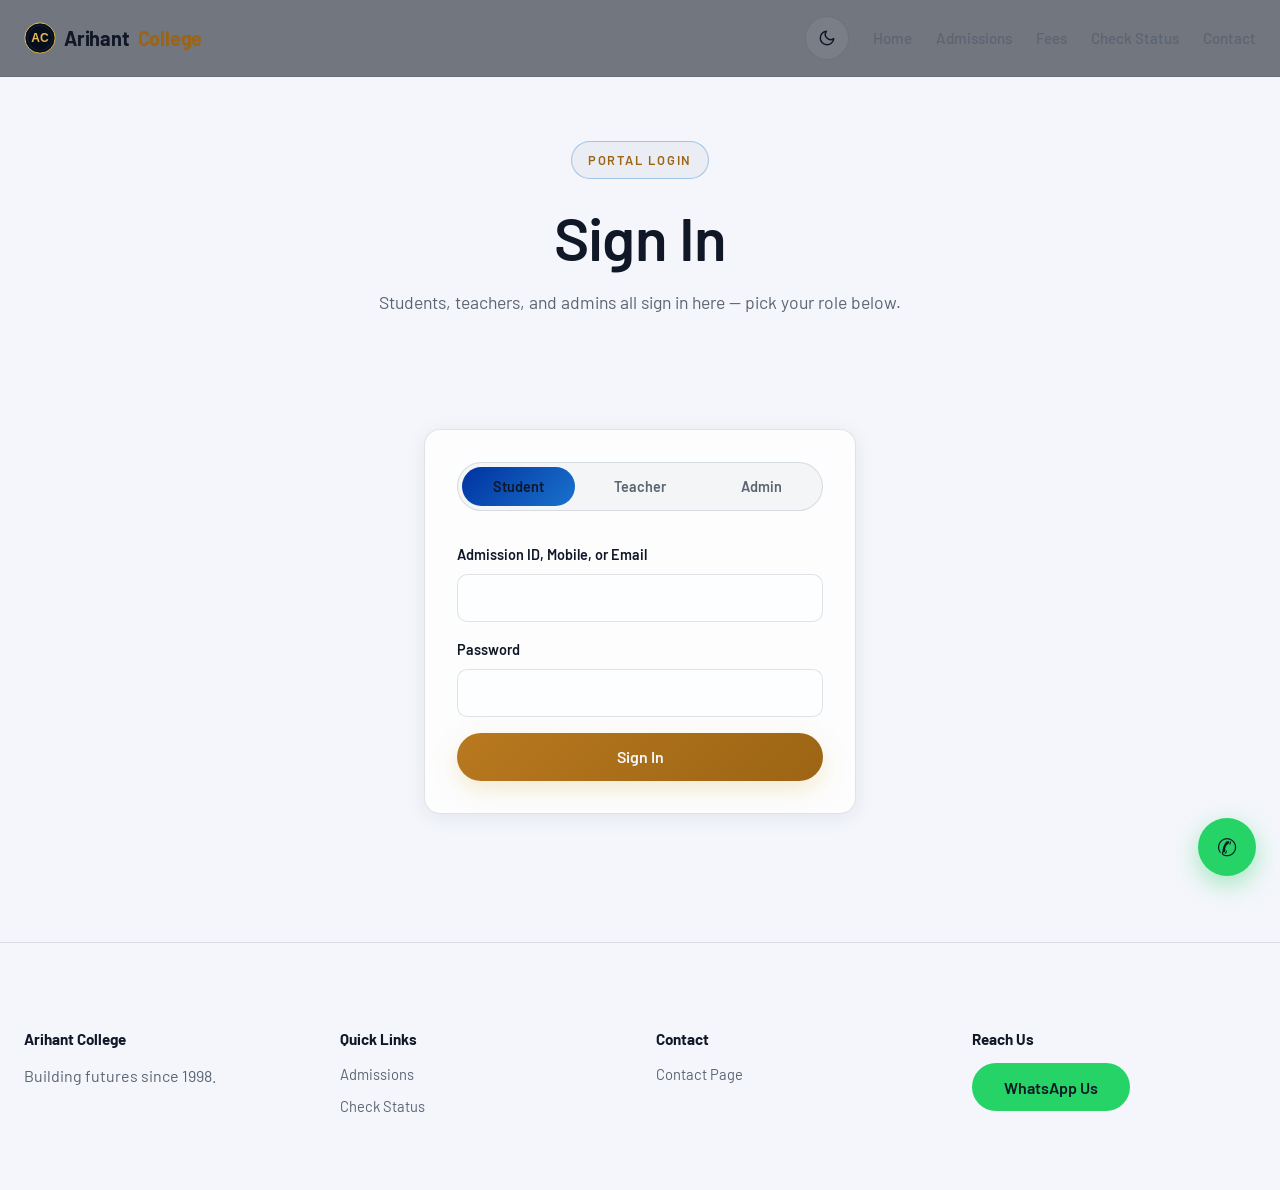
<file: admin-dashboard.html>
<!doctype html>
<html lang="en">
<head>
<script>
  (function () {
    try {
      var t = localStorage.getItem("theme");
      if (!t) t = window.matchMedia("(prefers-color-scheme: light)").matches ? "light" : "dark";
      document.documentElement.setAttribute("data-theme", t);
    } catch (e) {}
  })();
</script>
<meta charset="UTF-8" />
<meta name="viewport" content="width=device-width, initial-scale=1" />
<title>Admin Dashboard — Arihant College</title>
<link rel="preconnect" href="https://fonts.googleapis.com" />
<link rel="preconnect" href="https://fonts.gstatic.com" crossorigin />
<link href="https://fonts.googleapis.com/css2?family=Barlow:wght@300;400;500;600;700&display=swap" rel="stylesheet" />
<link rel="stylesheet" href="assets/css/style.css" />
<link rel="icon" type="image/svg+xml" href="assets/img/logo.svg" />
<style>
  .stat-value { font-size: 2rem; font-weight: 700; color: var(--white); margin: 0; }
  .stat-label { color: var(--text-muted); font-size: 0.85rem; margin: 0; }
  .notice-row { display:flex; justify-content:space-between; align-items:flex-start; gap: var(--space-3); padding: var(--space-3) 0; border-bottom: 1px solid var(--border); }
  .notice-row:last-child { border-bottom: none; }
  .notice-actions { display:flex; gap: var(--space-2); flex-shrink:0; }
  .notice-actions button { padding: var(--space-2) var(--space-3); min-height:auto; font-size:0.8rem; }
  .enquiry-row { display:flex; justify-content:space-between; padding: var(--space-2) 0; border-bottom: 1px solid var(--border); font-size:0.9rem; }
  .enquiry-row:last-child { border-bottom:none; }
</style>
</head>
<body>
<div class="page-loader-overlay" id="page-loader"><span class="spinner spinner-lg"></span></div>

<nav class="site-nav">
  <div class="container">
    <a class="brand" href="index.html"><img src="assets/img/logo.svg" alt="" class="brand-logo" />Arihant <span>College</span></a>
    <button class="nav-toggle" id="nav-toggle" aria-label="Toggle menu" aria-expanded="false" aria-controls="nav-links">
        <span class="hamburger"><span></span><span></span><span></span></span>
      </button>
      <ul class="nav-links" id="nav-links">
      <li><button class="theme-toggle" type="button" aria-label="Toggle theme"></button></li>
      <li><a href="index.html">Home</a></li>
      <li id="nav-name" style="color:var(--white);"></li>
      <li><button class="btn btn-outline" id="logout-btn" style="padding: var(--space-2) var(--space-4); min-height:auto;">Logout</button></li>
    </ul>
  </div>
</nav>
<div class="nav-backdrop" id="nav-backdrop"></div>

<main id="main">
  <section class="hero" style="padding-block: var(--space-7) var(--space-6);">
    <div class="container">
      <span class="eyebrow" data-reveal>Admin Dashboard</span>
      <h1 data-reveal>Overview</h1>
      <div class="hero-ctas" data-reveal style="justify-content:flex-start; margin-top: var(--space-5);">
        <a class="btn btn-primary" href="admission-form.html">New Admission Application</a>
      </div>
    </div>
  </section>

  <section>
    <div class="container">
      <div class="grid grid-4" id="stats" style="margin-bottom: var(--space-7);">
        <div class="loading-row"><span class="spinner"></span><span>Loading…</span></div>
      </div>

      <div class="grid grid-2" style="margin-bottom: var(--space-7);">
        <div class="card" data-reveal>
          <h3>Recent Enquiries</h3>
          <div id="enquiries-list"><div class="loading-row"><span class="spinner"></span><span>Loading…</span></div></div>
        </div>

        <div class="card" data-reveal>
          <h3>Homepage Content</h3>
          <p class="form-note">Controls the hero section on the public homepage.</p>
          <div id="settings-alert"></div>
          <form id="settings-form">
            <div class="field">
              <label for="hero_eyebrow">Eyebrow tag</label>
              <input id="hero_eyebrow" name="hero_eyebrow" type="text" />
            </div>
            <div class="field">
              <label for="hero_title">Hero title</label>
              <input id="hero_title" name="hero_title" type="text" />
            </div>
            <div class="field">
              <label for="hero_subtitle">Hero subtitle</label>
              <textarea id="hero_subtitle" name="hero_subtitle" rows="3"></textarea>
            </div>
            <button class="btn btn-primary btn-block" type="submit">Save Homepage Content</button>
          </form>
        </div>
      </div>

      <div class="card" data-reveal>
        <h3>Notices <span class="form-note">— shown on the homepage</span></h3>
        <div id="notice-alert"></div>
        <div id="notices-list" style="margin-bottom: var(--space-5);"><div class="loading-row"><span class="spinner"></span><span>Loading…</span></div></div>

        <form id="notice-form">
          <input type="hidden" id="notice-id" />
          <div class="field">
            <label for="notice-title">Title</label>
            <input id="notice-title" type="text" required />
          </div>
          <div class="field">
            <label for="notice-body">Body</label>
            <textarea id="notice-body" rows="3" required></textarea>
          </div>
          <div class="field">
            <label for="notice-order">Display order</label>
            <input id="notice-order" type="number" value="1" min="1" />
          </div>
          <button class="btn btn-primary" type="submit" id="notice-submit-btn">Add Notice</button>
          <button class="btn btn-outline" type="button" id="notice-cancel-btn" style="display:none;">Cancel Edit</button>
        </form>
      </div>
    </div>
  </section>
</main>

<footer class="site-footer">
  <div class="container">
    <div><h4>Arihant College</h4><p>Building futures since 1998.</p></div>
    <div><h4>Quick Links</h4><ul><li><a href="index.html">Home</a></li></ul></div>
    <div><h4>Contact</h4><ul><li><a href="contact.html">Contact Page</a></li></ul></div>
    <div><h4>Reach Us</h4><ul><li><button class="btn btn-whatsapp" onclick="openWhatsApp()">WhatsApp Us</button></li></ul></div>
  </div>
</footer>

<script src="assets/js/theme.js"></script>
<script src="assets/js/nav.js"></script>
<script src="assets/js/config.js"></script>
<script src="assets/js/api.js"></script>
<script src="assets/js/session.js"></script>
<script src="assets/js/loader.js"></script>
<script src="assets/js/whatsapp.js"></script>
<script>
  const session = Session.require(["admin"]);

  async function loadDashboard() {
    const res = await Api.getAdminDashboard(session.token);
    if (Session.handleAuthError(res)) return;
    if (!res.ok) {
      document.querySelector("main .container").innerHTML = `<div class="alert alert-error">${res.error}</div>`;
      return;
    }
    const d = res.data;
    document.getElementById("stats").innerHTML = `
      <div class="card card-glow" data-reveal><p class="stat-label">Fees Collected</p><p class="stat-value">₹${d.totalFeesCollected.toLocaleString("en-IN")}</p></div>
      <div class="card" data-reveal><p class="stat-label">Fees Pending</p><p class="stat-value">₹${d.pendingFees.toLocaleString("en-IN")}</p></div>
      <div class="card" data-reveal><p class="stat-label">Total Students</p><p class="stat-value">${d.totalStudents}</p></div>
      <div class="card" data-reveal><p class="stat-label">Avg. Attendance</p><p class="stat-value">${d.avgAttendancePercent === null ? "—" : d.avgAttendancePercent + "%"}</p></div>
    `;

    const enquiriesEl = document.getElementById("enquiries-list");
    enquiriesEl.innerHTML = d.recentEnquiries.length
      ? d.recentEnquiries.map((en) => `
          <div class="enquiry-row">
            <span>${en.name} <span class="form-note">(${en.courseInterest || "—"})</span></span>
            <span class="badge">${en.status}</span>
          </div>`).join("")
      : `<p class="form-note">No enquiries yet.</p>`;

    window.initReveal();
  }

  async function loadSettings() {
    const res = await Api.getSettings();
    if (!res.ok) return;
    document.getElementById("hero_eyebrow").value = res.data.hero_eyebrow || "";
    document.getElementById("hero_title").value = res.data.hero_title || "";
    document.getElementById("hero_subtitle").value = res.data.hero_subtitle || "";
  }

  let notices = [];

  async function loadNotices() {
    const res = await Api.getAdminNotices(session.token);
    const el = document.getElementById("notices-list");
    if (!res.ok) {
      el.innerHTML = `<div class="alert alert-error">${res.error}</div>`;
      return;
    }
    notices = res.data;
    el.innerHTML = notices.length
      ? notices.map((n) => `
          <div class="notice-row">
            <div>
              <strong>${n.Title}</strong> ${String(n.Active).toUpperCase() !== "TRUE" ? '<span class="badge badge-pending">Inactive</span>' : ""}
              <p class="form-note" style="margin:0;">${n.Body}</p>
            </div>
            <div class="notice-actions">
              <button class="btn btn-outline" data-edit="${n.NoticeId}">Edit</button>
              <button class="btn btn-outline" data-delete="${n.NoticeId}" style="color:var(--error); border-color: rgba(239,106,106,0.4);">Delete</button>
            </div>
          </div>`).join("")
      : `<p class="form-note">No notices yet.</p>`;

    el.querySelectorAll("[data-edit]").forEach((btn) => {
      btn.addEventListener("click", () => {
        const n = notices.find((x) => x.NoticeId === btn.dataset.edit);
        document.getElementById("notice-id").value = n.NoticeId;
        document.getElementById("notice-title").value = n.Title;
        document.getElementById("notice-body").value = n.Body;
        document.getElementById("notice-order").value = n.Order || 1;
        document.getElementById("notice-submit-btn").textContent = "Update Notice";
        document.getElementById("notice-cancel-btn").style.display = "inline-flex";
        window.scrollTo({ top: document.getElementById("notice-form").offsetTop - 100, behavior: "smooth" });
      });
    });
    el.querySelectorAll("[data-delete]").forEach((btn) => {
      btn.addEventListener("click", async () => {
        if (!confirm("Delete this notice?")) return;
        const res = await Api.deleteAdminNotice(session.token, btn.dataset.delete);
        document.getElementById("notice-alert").innerHTML = res.ok
          ? `<div class="alert alert-success">Notice deleted.</div>`
          : `<div class="alert alert-error">${res.error || "Could not delete."}</div>`;
        loadNotices();
      });
    });
  }

  document.getElementById("notice-cancel-btn").addEventListener("click", () => {
    document.getElementById("notice-form").reset();
    document.getElementById("notice-id").value = "";
    document.getElementById("notice-submit-btn").textContent = "Add Notice";
    document.getElementById("notice-cancel-btn").style.display = "none";
  });

  document.getElementById("notice-form").addEventListener("submit", async (e) => {
    e.preventDefault();
    const noticeId = document.getElementById("notice-id").value || undefined;
    const res = await Api.saveAdminNotice(session.token, {
      noticeId,
      title: document.getElementById("notice-title").value.trim(),
      body: document.getElementById("notice-body").value.trim(),
      order: Number(document.getElementById("notice-order").value) || 1,
      active: true,
    });
    document.getElementById("notice-alert").innerHTML = res.ok
      ? `<div class="alert alert-success">Notice saved.</div>`
      : `<div class="alert alert-error">${res.error}</div>`;
    if (res.ok) {
      document.getElementById("notice-form").reset();
      document.getElementById("notice-id").value = "";
      document.getElementById("notice-submit-btn").textContent = "Add Notice";
      document.getElementById("notice-cancel-btn").style.display = "none";
      loadNotices();
    }
  });

  document.getElementById("settings-form").addEventListener("submit", async (e) => {
    e.preventDefault();
    const res = await Api.saveAdminSettings(session.token, {
      hero_eyebrow: document.getElementById("hero_eyebrow").value,
      hero_title: document.getElementById("hero_title").value,
      hero_subtitle: document.getElementById("hero_subtitle").value,
    });
    document.getElementById("settings-alert").innerHTML = res.ok
      ? `<div class="alert alert-success">Homepage content updated.</div>`
      : `<div class="alert alert-error">${res.error}</div>`;
  });

  (async () => {
    if (!session) return;
    document.getElementById("nav-name").textContent = session.name;
    document.getElementById("logout-btn").addEventListener("click", () => Session.logout());
    await Promise.all([loadDashboard(), loadSettings(), loadNotices()]);
    Loader.hide();
  })();
</script>
<script src="assets/js/motion.js"></script>
</body>
</html>
</file>
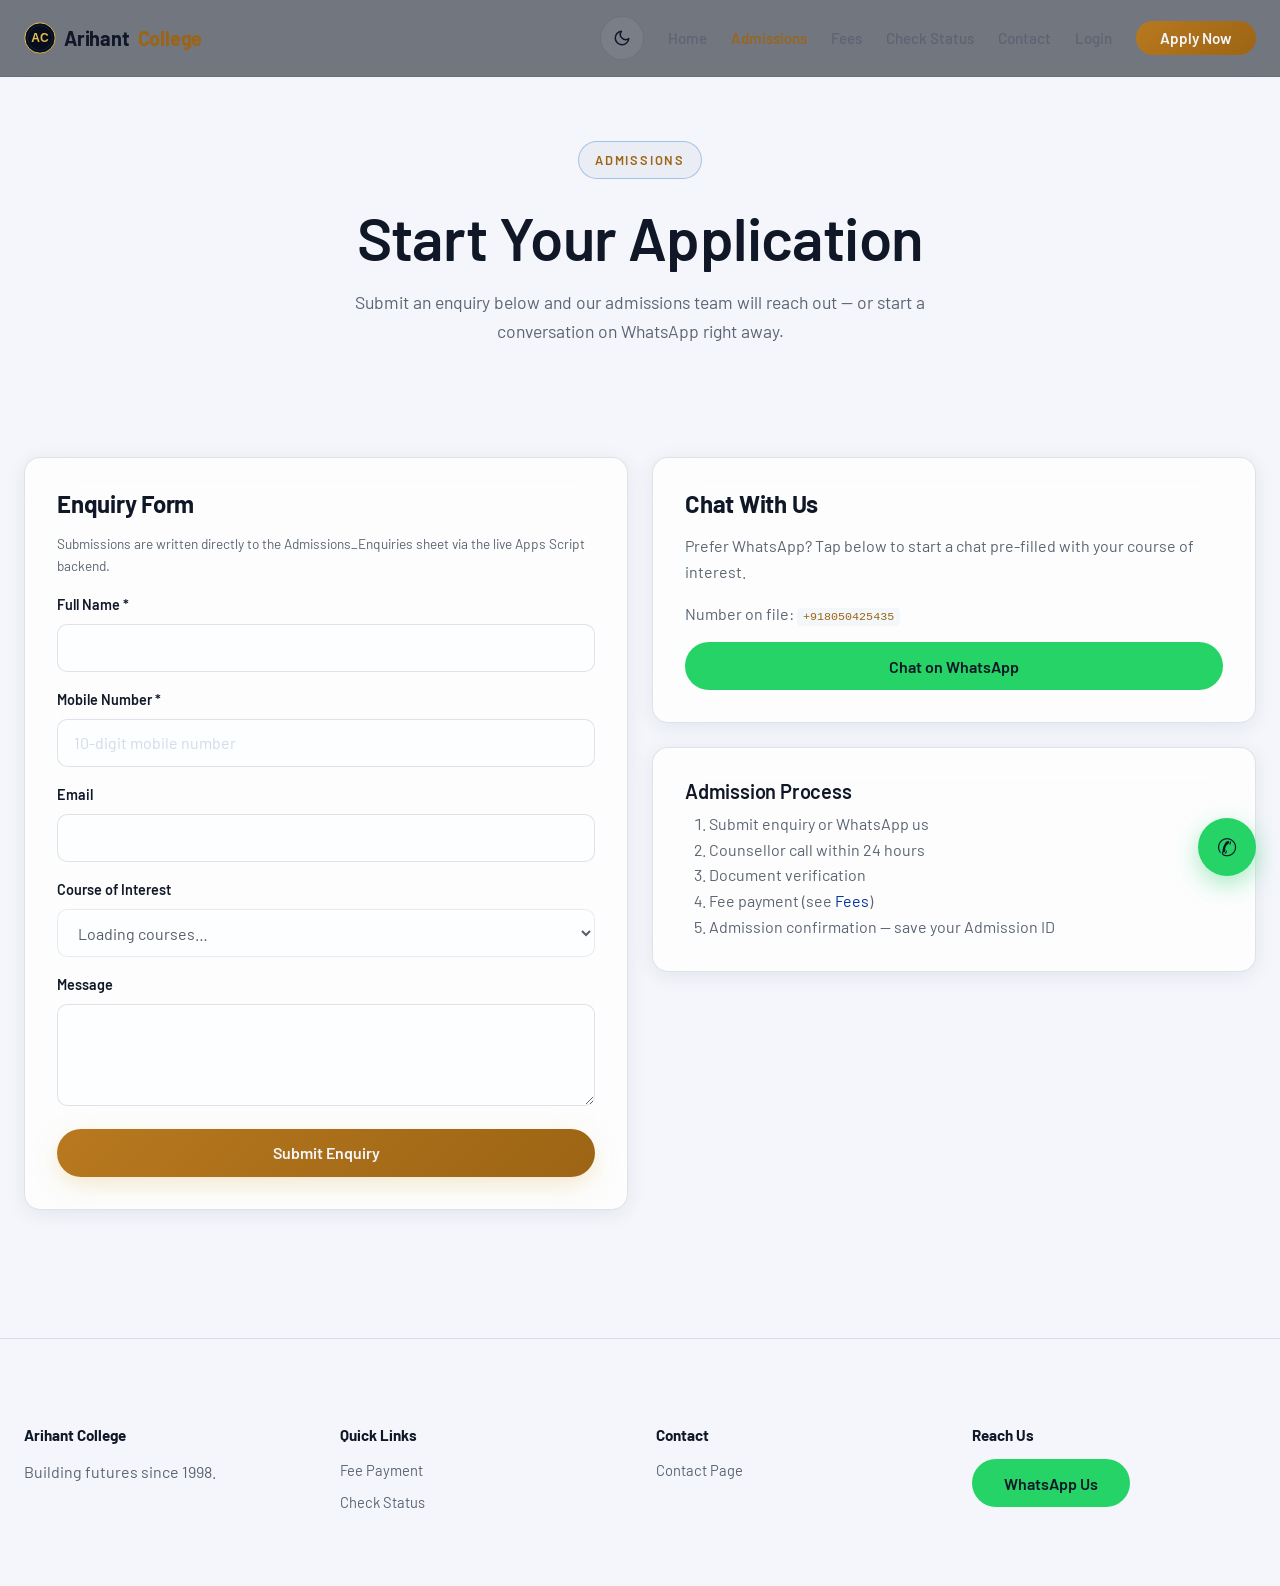
<file: admissions.html>
<!doctype html>
<html lang="en">
<head>
<script>
  (function () {
    try {
      var t = localStorage.getItem("theme");
      if (!t) t = window.matchMedia("(prefers-color-scheme: light)").matches ? "light" : "dark";
      document.documentElement.setAttribute("data-theme", t);
    } catch (e) {}
  })();
</script>
<meta charset="UTF-8" />
<meta name="viewport" content="width=device-width, initial-scale=1" />
<title>Admissions — Arihant College</title>
<meta name="description" content="Apply to Arihant College. Submit an enquiry or chat with admissions on WhatsApp." />
<link rel="preconnect" href="https://fonts.googleapis.com" />
<link rel="preconnect" href="https://fonts.gstatic.com" crossorigin />
<link href="https://fonts.googleapis.com/css2?family=Barlow:wght@300;400;500;600;700&display=swap" rel="stylesheet" />
<link rel="stylesheet" href="assets/css/style.css" />
<link rel="icon" type="image/svg+xml" href="assets/img/logo.svg" />
</head>
<body>
<a class="skip-link" href="#main">Skip to content</a>

<nav class="site-nav">
  <div class="container">
    <a class="brand" href="index.html"><img src="assets/img/logo.svg" alt="" class="brand-logo" />Arihant <span>College</span></a>
    <button class="nav-toggle" id="nav-toggle" aria-label="Toggle menu" aria-expanded="false" aria-controls="nav-links">
        <span class="hamburger"><span></span><span></span><span></span></span>
      </button>
      <ul class="nav-links" id="nav-links">
      <li><button class="theme-toggle" type="button" aria-label="Toggle theme"></button></li>
      <li><a href="index.html">Home</a></li>
      <li><a href="admissions.html">Admissions</a></li>
      <li><a href="fees.html">Fees</a></li>
      <li><a href="status.html">Check Status</a></li>
      <li><a href="contact.html">Contact</a></li>
      <li><a href="login.html">Login</a></li>
      <li><a class="nav-cta" href="admissions.html">Apply Now</a></li>
    </ul>
  </div>
</nav>
<div class="nav-backdrop" id="nav-backdrop"></div>

<main id="main">
  <section class="hero" style="padding-block: var(--space-8) var(--space-6);">
    <div class="container">
      <span class="eyebrow" data-reveal>Admissions</span>
      <h1 data-reveal>Start Your Application</h1>
      <p class="lead" data-reveal>Submit an enquiry below and our admissions team will reach out — or start a conversation on WhatsApp right away.</p>
    </div>
  </section>

  <section>
    <div class="container grid grid-2">
      <div class="card" data-reveal>
        <h2 style="font-size:1.5rem;">Enquiry Form</h2>
        <p class="form-note">Submissions are written directly to the Admissions_Enquiries sheet via the live Apps Script backend.</p>

        <div id="form-alert"></div>

        <form id="enquiry-form">
          <div class="field">
            <label for="name">Full Name *</label>
            <input id="name" name="name" type="text" required />
          </div>
          <div class="field">
            <label for="phone">Mobile Number *</label>
            <input id="phone" name="phone" type="tel" pattern="[6-9][0-9]{9}" placeholder="10-digit mobile number" required />
          </div>
          <div class="field">
            <label for="email">Email</label>
            <input id="email" name="email" type="email" />
          </div>
          <div class="field">
            <label for="course">Course of Interest</label>
            <select id="course" name="courseInterest" disabled><option>Loading courses…</option></select>
          </div>
          <div class="field">
            <label for="message">Message</label>
            <textarea id="message" name="message" rows="4"></textarea>
          </div>
          <button class="btn btn-primary btn-block" type="submit">Submit Enquiry</button>
        </form>
      </div>

      <div>
        <div class="card" data-reveal>
          <h2 style="font-size:1.5rem;">Chat With Us</h2>
          <p>Prefer WhatsApp? Tap below to start a chat pre-filled with your course of interest.</p>
          <p>Number on file: <code id="wa-number-display"></code></p>
          <button class="btn btn-whatsapp btn-block" id="wa-chat-btn">Chat on WhatsApp</button>
        </div>

        <div class="card" data-reveal style="margin-top: var(--space-5);">
          <h3>Admission Process</h3>
          <ol style="color:var(--text-muted); padding-left: var(--space-5); margin:0;">
            <li>Submit enquiry or WhatsApp us</li>
            <li>Counsellor call within 24 hours</li>
            <li>Document verification</li>
            <li>Fee payment (see <a href="fees.html">Fees</a>)</li>
            <li>Admission confirmation — save your Admission ID</li>
          </ol>
        </div>
      </div>
    </div>
  </section>
</main>

<footer class="site-footer">
  <div class="container">
    <div><h4>Arihant College</h4><p>Building futures since 1998.</p></div>
    <div><h4>Quick Links</h4><ul><li><a href="fees.html">Fee Payment</a></li><li><a href="status.html">Check Status</a></li></ul></div>
    <div><h4>Contact</h4><ul><li><a href="contact.html">Contact Page</a></li></ul></div>
    <div><h4>Reach Us</h4><ul><li><button class="btn btn-whatsapp" onclick="openWhatsApp()">WhatsApp Us</button></li></ul></div>
  </div>
</footer>

<script src="assets/js/theme.js"></script>
<script src="assets/js/nav.js"></script>
<script src="assets/js/config.js"></script>
<script src="assets/js/api.js"></script>
<script src="assets/js/whatsapp.js"></script>
<script>
  document.getElementById("wa-number-display").textContent = "+" + CONFIG.WHATSAPP_NUMBER;

  (async () => {
    const res = await Api.getCourses();
    const select = document.getElementById("course");
    select.disabled = false;
    select.innerHTML = `<option value="">Select a course</option>` +
      (res.ok ? res.data.map((c) => `<option value="${c.CourseId}">${c.Name}</option>`).join("") : "");
  })();

  document.getElementById("wa-chat-btn").addEventListener("click", () => {
    const course = document.getElementById("course");
    const courseName = course.options[course.selectedIndex]?.text || "your courses";
    openWhatsApp(`Hi ${CONFIG.COLLEGE_NAME}, I'm interested in ${courseName}. Please share admission details.`);
  });

  document.getElementById("enquiry-form").addEventListener("submit", async (e) => {
    e.preventDefault();
    const form = e.target;
    const payload = {
      name: form.name.value.trim(),
      phone: form.phone.value.trim(),
      email: form.email.value.trim(),
      courseInterest: form.course.value,
      message: form.message.value.trim(),
      type: "admission",
    };
    const alertBox = document.getElementById("form-alert");
    alertBox.innerHTML = "";
    const submitBtn = form.querySelector("button[type=submit]");
    submitBtn.disabled = true;
    submitBtn.innerHTML = `<span class="spinner spinner-dark"></span> Submitting…`;

    const res = await Api.submitEnquiry(payload);

    submitBtn.disabled = false;
    submitBtn.textContent = "Submit Enquiry";

    if (res.ok) {
      alertBox.innerHTML = `<div class="alert alert-success">Thank you, ${payload.name}. Your enquiry (Ref: ${res.data.enquiryId}) has been received. We'll reach out on ${payload.phone} shortly.</div>`;
      form.reset();
    } else {
      alertBox.innerHTML = `<div class="alert alert-error">${res.error}</div>`;
    }
  });
</script>
<script src="assets/js/motion.js"></script>
</body>
</html>
</file>
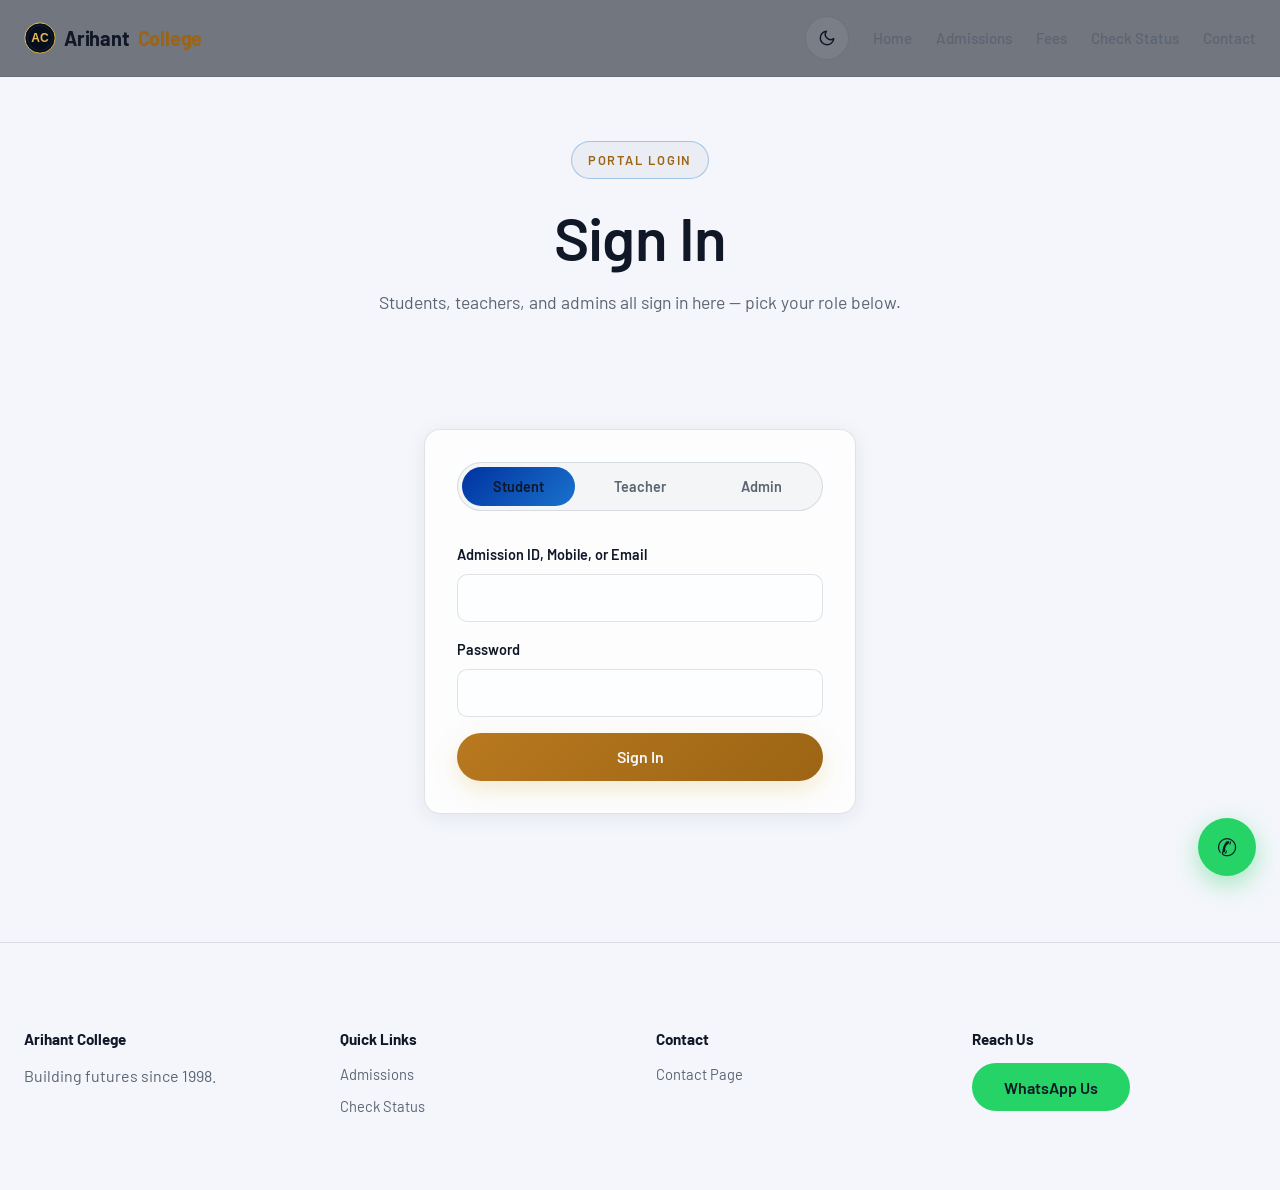
<file: fee-receipt.html>
<!doctype html>
<html lang="en">
<head>
<script>
  (function () {
    try {
      var t = localStorage.getItem("theme");
      if (!t) t = window.matchMedia("(prefers-color-scheme: light)").matches ? "light" : "dark";
      document.documentElement.setAttribute("data-theme", t);
    } catch (e) {}
  })();
</script>
<meta charset="UTF-8" />
<meta name="viewport" content="width=device-width, initial-scale=1" />
<title>Fee Receipt — Arihant College</title>
<link rel="preconnect" href="https://fonts.googleapis.com" />
<link rel="preconnect" href="https://fonts.gstatic.com" crossorigin />
<link href="https://fonts.googleapis.com/css2?family=Barlow:wght@300;400;500;600;700&display=swap" rel="stylesheet" />
<link rel="stylesheet" href="assets/css/style.css" />
<link rel="icon" type="image/svg+xml" href="assets/img/logo.svg" />
<style>
  .receipt {
    max-width: 560px; margin: 0 auto; background: #ffffff; color: #101418;
    border-radius: var(--radius); padding: var(--space-7); box-shadow: 0 20px 60px rgba(0,0,0,0.35);
  }
  .receipt h2 { color: #0b2545; }
  .receipt .row { display:flex; justify-content:space-between; padding: var(--space-3) 0; border-bottom: 1px solid #e5e8ec; }
  .receipt .row:last-child { border-bottom: none; }
  .receipt .label { color: #5b6572; }
  .receipt .amount { font-size: 2rem; font-weight: 700; color: #1e8e5a; text-align:center; margin: var(--space-5) 0; }
  .receipt .paid-stamp {
    display:inline-block; border: 3px solid #1e8e5a; color: #1e8e5a; font-weight: 700;
    padding: 4px 16px; border-radius: 8px; transform: rotate(-6deg); letter-spacing: 0.08em; margin-bottom: var(--space-4);
  }
  @media print {
    .no-print { display: none !important; }
    body { background: #fff; }
    .receipt { box-shadow: none; margin: 0; max-width: none; }
  }
</style>
</head>
<body>
<nav class="site-nav no-print">
  <div class="container">
    <a class="brand" href="index.html"><img src="assets/img/logo.svg" alt="" class="brand-logo" />Arihant <span>College</span></a>
    <button class="nav-toggle" id="nav-toggle" aria-label="Toggle menu" aria-expanded="false" aria-controls="nav-links">
        <span class="hamburger"><span></span><span></span><span></span></span>
      </button>
      <ul class="nav-links" id="nav-links">
      <li><button class="theme-toggle" type="button" aria-label="Toggle theme"></button></li>
      <li><a href="student-dashboard.html">Back to Dashboard</a></li>
    </ul>
  </div>
</nav>
<div class="nav-backdrop" id="nav-backdrop"></div>

<main id="main">
  <section>
    <div class="container">
      <div class="receipt" id="receipt-card">
        <div class="loading-row" style="justify-content:center;"><span class="spinner"></span><span>Loading receipt…</span></div>
      </div>
      <div class="container no-print" style="max-width:560px; text-align:center; margin-top: var(--space-5);">
        <button class="btn btn-primary" id="print-btn">Download / Print Receipt</button>
      </div>
    </div>
  </section>
</main>

<script src="assets/js/theme.js"></script>
<script src="assets/js/nav.js"></script>
<script src="assets/js/config.js"></script>
<script src="assets/js/api.js"></script>
<script src="assets/js/session.js"></script>
<script>
  const session = Session.require(["student"]);
  const orderId = new URLSearchParams(window.location.search).get("orderId");

  function formatDate(d) {
    return new Date(d).toLocaleDateString("en-IN", { day: "2-digit", month: "long", year: "numeric" });
  }

  (async () => {
    if (!session) return;
    const card = document.getElementById("receipt-card");
    if (!orderId) {
      card.innerHTML = `<p>No order specified.</p>`;
      return;
    }

    const res = await Api.getFeeReceipt(session.token, orderId);
    if (!res.ok) {
      card.innerHTML = `<p>${res.error}</p>`;
      return;
    }

    const r = res.data;
    card.innerHTML = `
      <span class="paid-stamp">PAID</span>
      <h2>Arihant College</h2>
      <p class="label" style="margin-bottom: var(--space-5);">Official Fee Payment Receipt</p>
      <div class="amount">₹${Number(r.amount).toLocaleString("en-IN")}</div>
      <div class="row"><span class="label">Order ID</span><span>${r.orderId}</span></div>
      <div class="row"><span class="label">Student Name</span><span>${r.studentName}</span></div>
      <div class="row"><span class="label">Admission ID</span><span>${r.admissionId}</span></div>
      <div class="row"><span class="label">Course</span><span>${r.courseName}</span></div>
      <div class="row"><span class="label">Term</span><span>${r.term}</span></div>
      <div class="row"><span class="label">Paid On</span><span>${formatDate(r.paidOn)}</span></div>
      <div class="row"><span class="label">Payment Method</span><span>PhonePe</span></div>
    `;
  })();

  document.getElementById("print-btn").addEventListener("click", () => window.print());
</script>
</body>
</html>
</file>
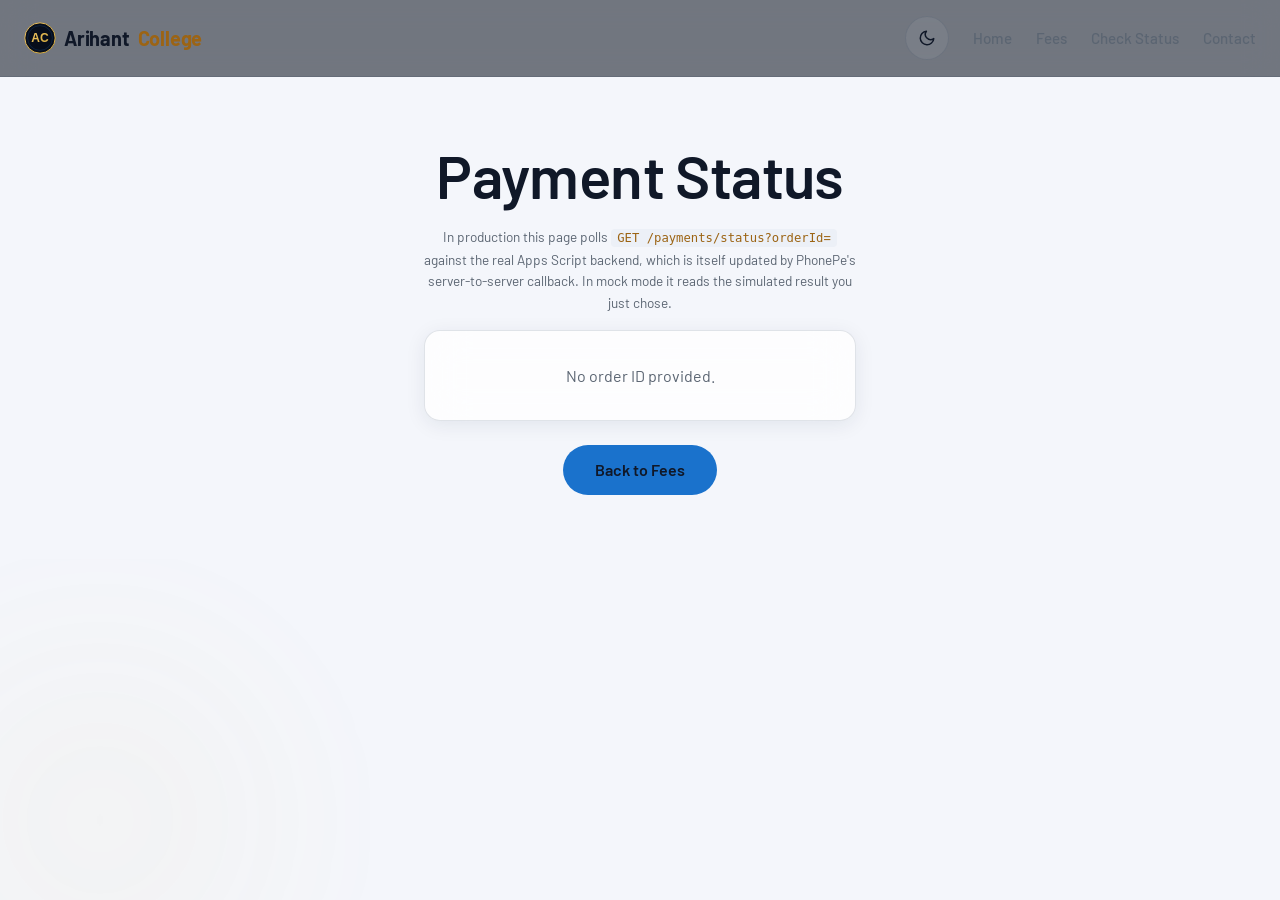
<file: fee-status.html>
<!doctype html>
<html lang="en">
<head>
<script>
  (function () {
    try {
      var t = localStorage.getItem("theme");
      if (!t) t = window.matchMedia("(prefers-color-scheme: light)").matches ? "light" : "dark";
      document.documentElement.setAttribute("data-theme", t);
    } catch (e) {}
  })();
</script>
<meta charset="UTF-8" />
<meta name="viewport" content="width=device-width, initial-scale=1" />
<title>Payment Status — Arihant College</title>
<link rel="preconnect" href="https://fonts.googleapis.com" />
<link rel="preconnect" href="https://fonts.gstatic.com" crossorigin />
<link href="https://fonts.googleapis.com/css2?family=Barlow:wght@300;400;500;600;700&display=swap" rel="stylesheet" />
<link rel="stylesheet" href="assets/css/style.css" />
<link rel="icon" type="image/svg+xml" href="assets/img/logo.svg" />
</head>
<body>
<nav class="site-nav">
  <div class="container">
    <a class="brand" href="index.html"><img src="assets/img/logo.svg" alt="" class="brand-logo" />Arihant <span>College</span></a>
    <button class="nav-toggle" id="nav-toggle" aria-label="Toggle menu" aria-expanded="false" aria-controls="nav-links">
        <span class="hamburger"><span></span><span></span><span></span></span>
      </button>
      <ul class="nav-links" id="nav-links">
      <li><button class="theme-toggle" type="button" aria-label="Toggle theme"></button></li>
      <li><a href="index.html">Home</a></li>
      <li><a href="fees.html">Fees</a></li>
      <li><a href="status.html">Check Status</a></li>
      <li><a href="contact.html">Contact</a></li>
    </ul>
  </div>
</nav>
<div class="nav-backdrop" id="nav-backdrop"></div>

<main>
  <section>
    <div class="container" style="max-width: 480px; text-align:center;">
      <h1>Payment Status</h1>
      <p class="form-note">In production this page polls <code>GET /payments/status?orderId=</code> against the real Apps Script backend, which is itself updated by PhonePe's server-to-server callback. In mock mode it reads the simulated result you just chose.</p>
      <div id="status-card" class="card">
        <div class="loading-row" style="justify-content:center;"><span class="spinner"></span><span>Checking status…</span></div>
      </div>
      <a class="btn btn-secondary" href="fees.html" style="margin-top: var(--space-5);">Back to Fees</a>
    </div>
  </section>
</main>

<script src="assets/js/theme.js"></script>
<script src="assets/js/nav.js"></script>
<script src="assets/js/config.js"></script>
<script src="assets/js/api.js"></script>
<script>
  const orderId = new URLSearchParams(window.location.search).get("orderId");
  const card = document.getElementById("status-card");

  const badgeClass = { SUCCESS: "badge-success", PENDING: "badge-pending", FAILED: "badge-failed" };
  const label = { SUCCESS: "Payment Successful", PENDING: "Payment Pending", FAILED: "Payment Failed" };

  async function poll(attemptsLeft = 5) {
    if (!orderId) {
      card.innerHTML = `<p>No order ID provided.</p>`;
      return;
    }
    const res = await Api.getPaymentStatus(orderId);
    if (!res.ok) {
      card.innerHTML = `<p>Could not fetch status.</p>`;
      return;
    }
    const status = res.data.status;
    if (status === "PENDING" && attemptsLeft > 0) {
      card.innerHTML = `<p>Order <strong>${orderId}</strong> — <span class="badge badge-pending">Pending</span></p><div class="loading-row" style="justify-content:center;"><span class="spinner"></span><span>Confirming with PhonePe…</span></div>`;
      setTimeout(() => poll(attemptsLeft - 1), 2000);
      return;
    }
    card.innerHTML = `
      <p>Order <strong>${orderId}</strong></p>
      <p><span class="badge ${badgeClass[status] || "badge-pending"}">${label[status] || status}</span></p>
      ${status === "SUCCESS" ? "<p>Thank you — your fee payment has been recorded.</p>" : ""}
      ${status === "FAILED" ? '<p>The payment did not go through. Please try again from the <a href="fees.html">Fees page</a>.</p>' : ""}
    `;
  }

  poll();
</script>
</body>
</html>
</file>
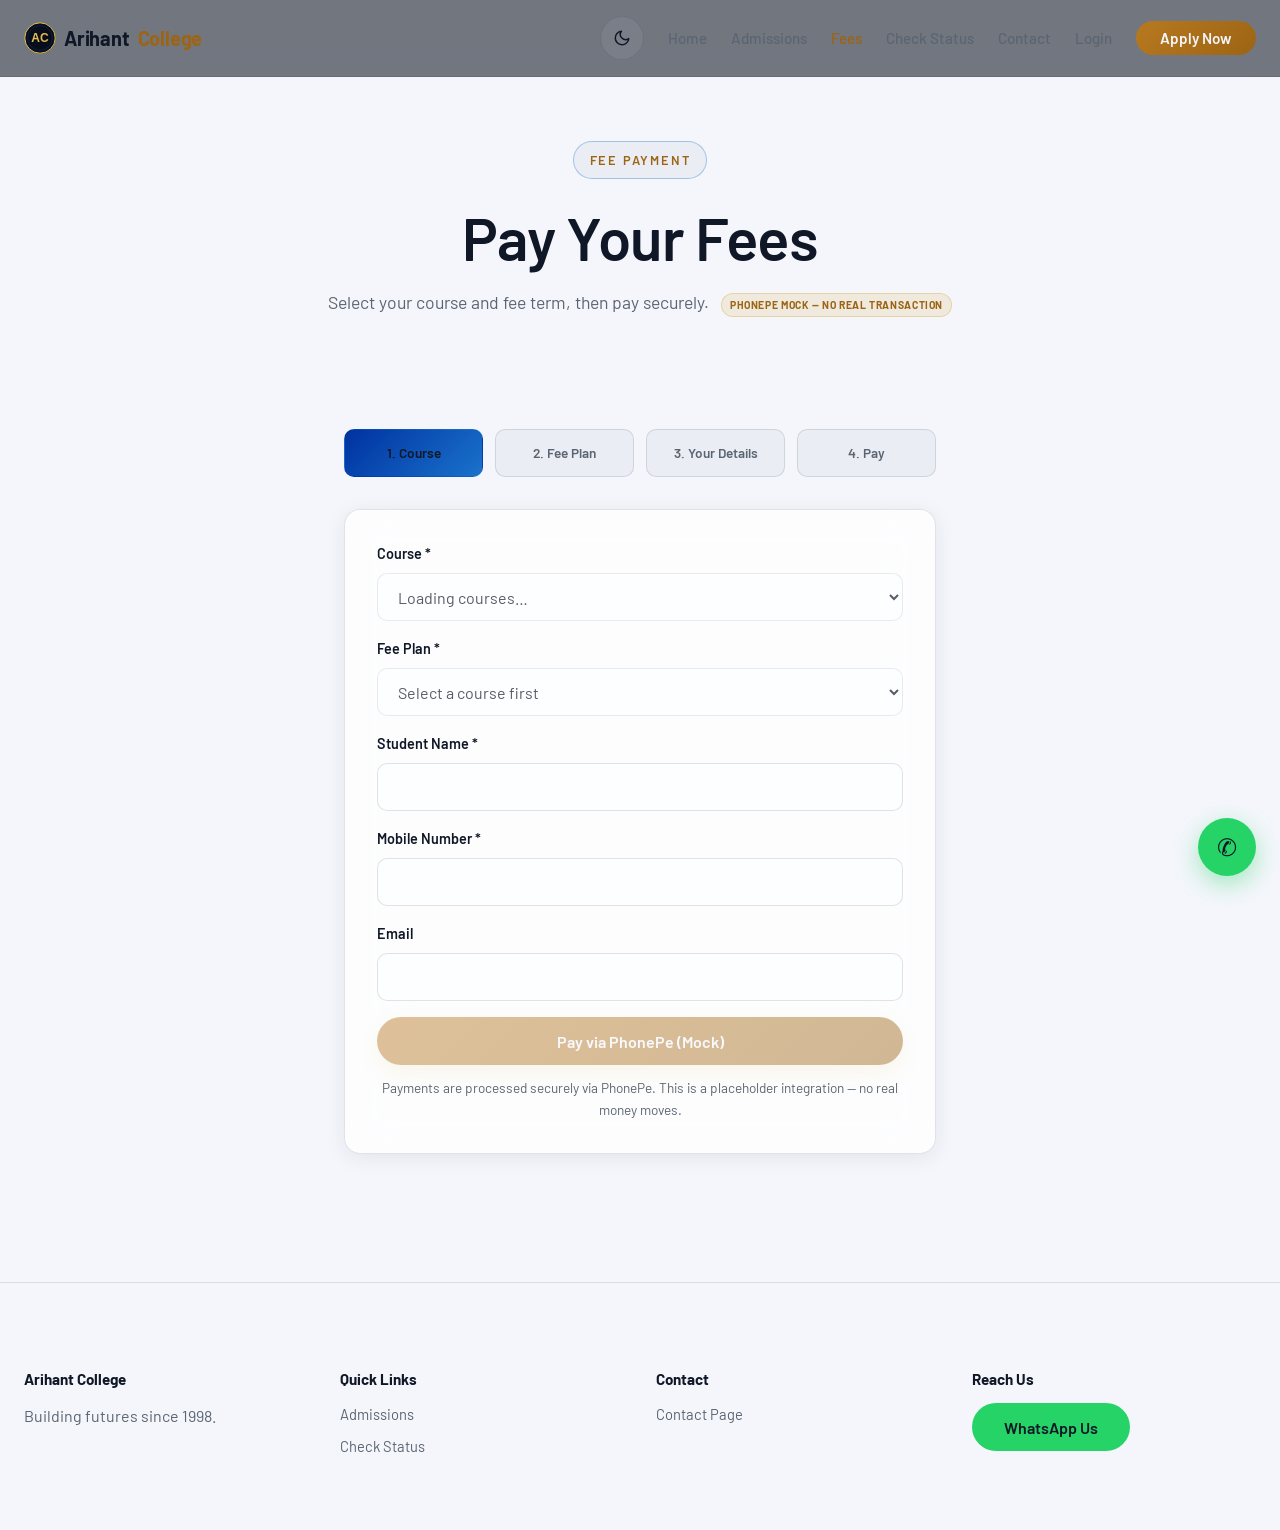
<file: fees.html>
<!doctype html>
<html lang="en">
<head>
<script>
  (function () {
    try {
      var t = localStorage.getItem("theme");
      if (!t) t = window.matchMedia("(prefers-color-scheme: light)").matches ? "light" : "dark";
      document.documentElement.setAttribute("data-theme", t);
    } catch (e) {}
  })();
</script>
<meta charset="UTF-8" />
<meta name="viewport" content="width=device-width, initial-scale=1" />
<title>Fee Payment — Arihant College</title>
<meta name="description" content="Pay your Arihant College course fees online via PhonePe." />
<link rel="preconnect" href="https://fonts.googleapis.com" />
<link rel="preconnect" href="https://fonts.gstatic.com" crossorigin />
<link href="https://fonts.googleapis.com/css2?family=Barlow:wght@300;400;500;600;700&display=swap" rel="stylesheet" />
<link rel="stylesheet" href="assets/css/style.css" />
<link rel="icon" type="image/svg+xml" href="assets/img/logo.svg" />
</head>
<body>
<a class="skip-link" href="#main">Skip to content</a>

<nav class="site-nav">
  <div class="container">
    <a class="brand" href="index.html"><img src="assets/img/logo.svg" alt="" class="brand-logo" />Arihant <span>College</span></a>
    <button class="nav-toggle" id="nav-toggle" aria-label="Toggle menu" aria-expanded="false" aria-controls="nav-links">
        <span class="hamburger"><span></span><span></span><span></span></span>
      </button>
      <ul class="nav-links" id="nav-links">
      <li><button class="theme-toggle" type="button" aria-label="Toggle theme"></button></li>
      <li><a href="index.html">Home</a></li>
      <li><a href="admissions.html">Admissions</a></li>
      <li><a href="fees.html">Fees</a></li>
      <li><a href="status.html">Check Status</a></li>
      <li><a href="contact.html">Contact</a></li>
      <li><a href="login.html">Login</a></li>
      <li><a class="nav-cta" href="admissions.html">Apply Now</a></li>
    </ul>
  </div>
</nav>
<div class="nav-backdrop" id="nav-backdrop"></div>

<main id="main">
  <section class="hero" style="padding-block: var(--space-8) var(--space-6);">
    <div class="container">
      <span class="eyebrow" data-reveal>Fee Payment</span>
      <h1 data-reveal>Pay Your Fees</h1>
      <p class="lead" data-reveal>Select your course and fee term, then pay securely. <span class="mock-tag">PhonePe mock — no real transaction</span></p>
    </div>
  </section>

  <section>
    <div class="container" style="max-width: 640px;">
      <div class="stepper" data-reveal>
        <div class="step active" id="step-1">1. Course</div>
        <div class="step" id="step-2">2. Fee Plan</div>
        <div class="step" id="step-3">3. Your Details</div>
        <div class="step" id="step-4">4. Pay</div>
      </div>

      <div id="pay-alert"></div>

      <div class="card" data-reveal>
        <form id="pay-form">
          <div class="field">
            <label for="course">Course *</label>
            <select id="course" name="courseId" required disabled><option>Loading courses…</option></select>
          </div>

          <div class="field">
            <label for="fee">Fee Plan *</label>
            <select id="fee" name="feeId" required disabled>
              <option value="">Select a course first</option>
            </select>
          </div>

          <div class="field">
            <label for="name">Student Name *</label>
            <input id="name" name="studentName" type="text" required />
          </div>
          <div class="field">
            <label for="phone">Mobile Number *</label>
            <input id="phone" name="studentPhone" type="tel" pattern="[6-9][0-9]{9}" required />
          </div>
          <div class="field">
            <label for="email">Email</label>
            <input id="email" name="studentEmail" type="email" />
          </div>

          <div id="amount-card" style="display:none; margin-bottom: var(--space-5); padding: var(--space-4); border-radius: var(--radius-sm); background: rgba(212,169,58,0.08); border: 1px solid rgba(212,169,58,0.25);">
            <p style="margin-bottom:0; color:var(--text-muted);">Amount Payable</p>
            <h2 id="amount-display" style="margin:0;">₹0</h2>
          </div>

          <button class="btn btn-primary btn-block" type="submit" id="pay-btn" disabled>
            Pay via PhonePe (Mock)
          </button>
          <p class="form-note" style="text-align:center; margin-top: var(--space-3);">Payments are processed securely via PhonePe. This is a placeholder integration — no real money moves.</p>
        </form>
      </div>
    </div>
  </section>
</main>

<footer class="site-footer">
  <div class="container">
    <div><h4>Arihant College</h4><p>Building futures since 1998.</p></div>
    <div><h4>Quick Links</h4><ul><li><a href="admissions.html">Admissions</a></li><li><a href="status.html">Check Status</a></li></ul></div>
    <div><h4>Contact</h4><ul><li><a href="contact.html">Contact Page</a></li></ul></div>
    <div><h4>Reach Us</h4><ul><li><button class="btn btn-whatsapp" onclick="openWhatsApp()">WhatsApp Us</button></li></ul></div>
  </div>
</footer>

<script src="assets/js/theme.js"></script>
<script src="assets/js/nav.js"></script>
<script src="assets/js/config.js"></script>
<script src="assets/js/api.js"></script>
<script src="assets/js/whatsapp.js"></script>
<script>
  let feePlans = [];

  function urlParam(key) {
    return new URLSearchParams(window.location.search).get(key);
  }

  function setStep(n) {
    for (let i = 1; i <= 4; i++) {
      document.getElementById("step-" + i).classList.toggle("active", i <= n);
    }
  }

  async function loadCourses() {
    const res = await Api.getCourses();
    const select = document.getElementById("course");
    select.disabled = false;
    if (!res.ok) {
      select.innerHTML = `<option value="">Failed to load courses</option>`;
      return;
    }
    select.innerHTML = `<option value="">Select a course</option>` +
      res.data.map((c) => `<option value="${c.CourseId}">${c.Name}</option>`).join("");

    const preselect = urlParam("course");
    if (preselect) {
      select.value = preselect;
      select.dispatchEvent(new Event("change"));
    }
  }

  async function loadFeePlans(courseId) {
    const feeSelect = document.getElementById("fee");
    feeSelect.disabled = true;
    document.getElementById("amount-card").style.display = "none";
    document.getElementById("pay-btn").disabled = true;

    if (!courseId) {
      feeSelect.innerHTML = `<option value="">Select a course first</option>`;
      return;
    }
    feeSelect.innerHTML = `<option value="">Loading…</option>`;
    const res = await Api.getFeeStructure(courseId);
    if (!res.ok || res.data.length === 0) {
      feeSelect.innerHTML = `<option value="">No fee plans available</option>`;
      return;
    }
    feePlans = res.data;
    feeSelect.innerHTML = `<option value="">Select a fee plan</option>` +
      feePlans.map((f) => `<option value="${f.FeeId}">${f.Term} — ₹${f.Amount.toLocaleString("en-IN")} (due ${f.DueDate})</option>`).join("");
    feeSelect.disabled = false;
    setStep(2);
  }

  document.getElementById("course").addEventListener("change", (e) => {
    loadFeePlans(e.target.value);
  });

  document.getElementById("fee").addEventListener("change", (e) => {
    const fee = feePlans.find((f) => f.FeeId === e.target.value);
    const amountCard = document.getElementById("amount-card");
    const payBtn = document.getElementById("pay-btn");
    if (fee) {
      amountCard.style.display = "block";
      document.getElementById("amount-display").textContent = "₹" + fee.Amount.toLocaleString("en-IN");
      payBtn.disabled = false;
      setStep(3);
    } else {
      amountCard.style.display = "none";
      payBtn.disabled = true;
    }
  });

  document.getElementById("pay-form").addEventListener("submit", async (e) => {
    e.preventDefault();
    const form = e.target;
    const fee = feePlans.find((f) => f.FeeId === form.feeId.value);
    if (!fee) return;

    const alertBox = document.getElementById("pay-alert");
    alertBox.innerHTML = `<div class="loading-row"><span class="spinner"></span><span>Contacting PhonePe (mock)…</span></div>`;
    setStep(4);

    const res = await Api.initiatePhonePePayment({
      studentName: form.studentName.value.trim(),
      studentPhone: form.studentPhone.value.trim(),
      studentEmail: form.studentEmail.value.trim(),
      courseId: form.courseId.value,
      feeId: form.feeId.value,
      amount: fee.Amount,
    });

    if (res.ok) {
      window.location.href = res.data.redirectUrl;
    } else {
      alertBox.innerHTML = `<div class="alert alert-error">${res.error}</div>`;
    }
  });

  loadCourses();
</script>
<script src="assets/js/motion.js"></script>
</body>
</html>
</file>
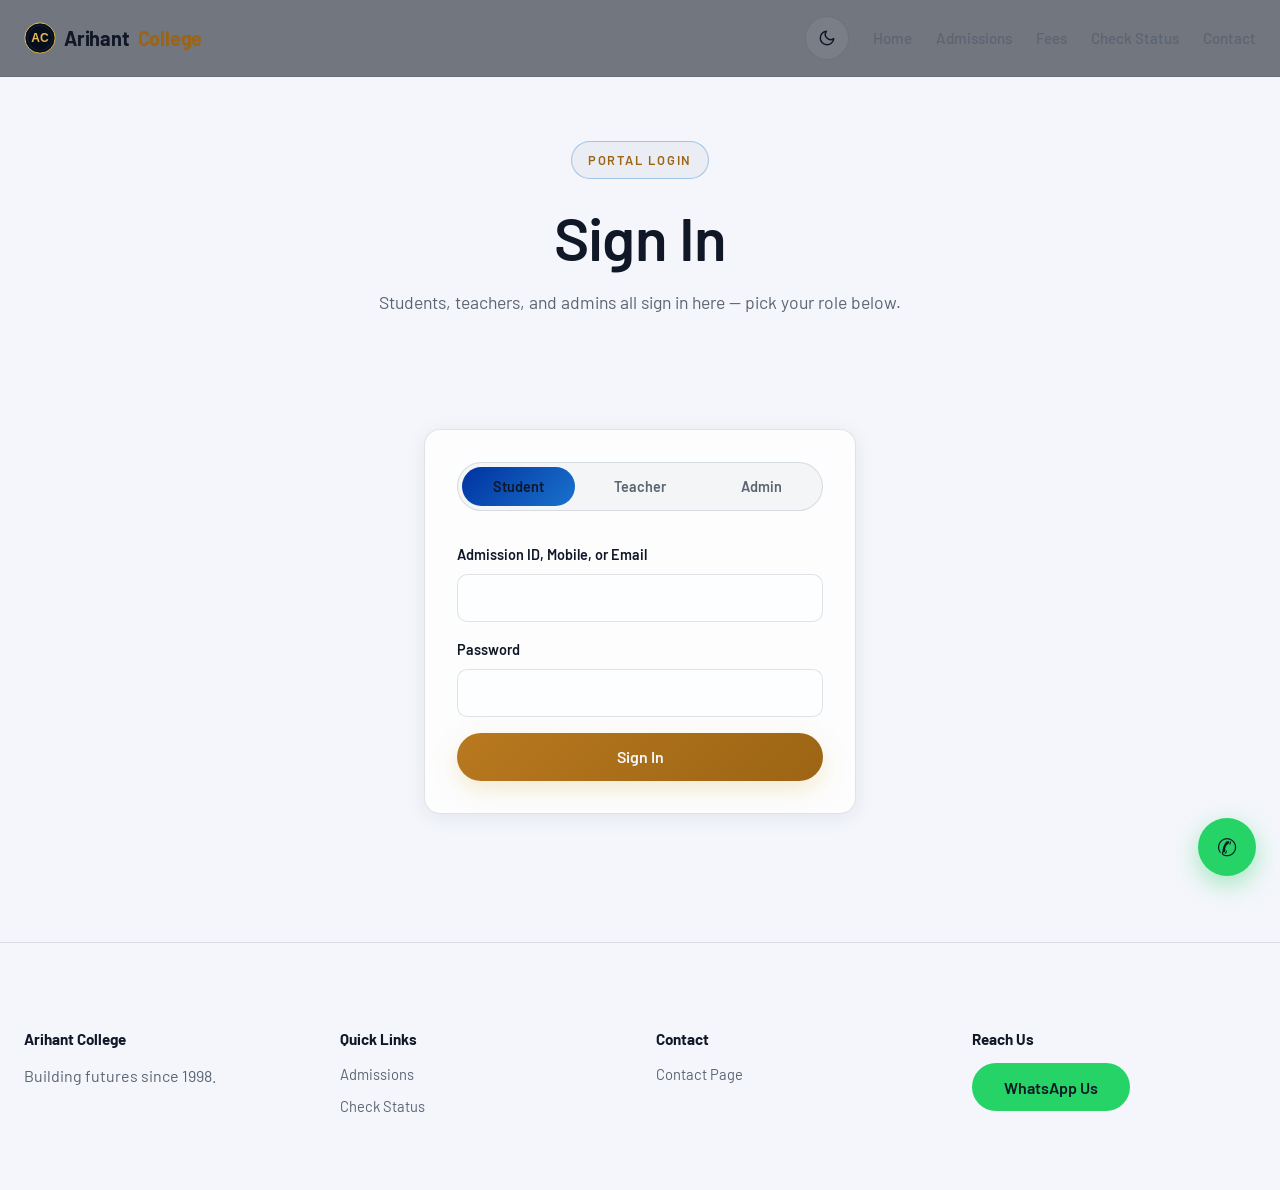
<file: login.html>
<!doctype html>
<html lang="en">
<head>
<script>
  (function () {
    try {
      var t = localStorage.getItem("theme");
      if (!t) t = window.matchMedia("(prefers-color-scheme: light)").matches ? "light" : "dark";
      document.documentElement.setAttribute("data-theme", t);
    } catch (e) {}
  })();
</script>
<meta charset="UTF-8" />
<meta name="viewport" content="width=device-width, initial-scale=1" />
<title>Login — Arihant College</title>
<meta name="description" content="Student, Teacher, and Admin login for Arihant College." />
<link rel="preconnect" href="https://fonts.googleapis.com" />
<link rel="preconnect" href="https://fonts.gstatic.com" crossorigin />
<link href="https://fonts.googleapis.com/css2?family=Barlow:wght@300;400;500;600;700&display=swap" rel="stylesheet" />
<link rel="stylesheet" href="assets/css/style.css" />
<link rel="icon" type="image/svg+xml" href="assets/img/logo.svg" />
<style>
  .role-tabs { display: flex; gap: var(--space-2); margin-bottom: var(--space-6); background: var(--glass); border: 1px solid var(--border); border-radius: 999px; padding: 4px; }
  .role-tab {
    flex: 1; text-align: center; padding: var(--space-2) var(--space-3); border-radius: 999px;
    font-weight: 600; font-size: 0.9rem; color: var(--text-muted); cursor: pointer; transition: all 0.2s var(--ease); user-select: none;
  }
  .role-tab.active { background: linear-gradient(135deg, var(--blue), var(--sky)); color: var(--white); }
</style>
</head>
<body>
<a class="skip-link" href="#main">Skip to content</a>

<nav class="site-nav">
  <div class="container">
    <a class="brand" href="index.html"><img src="assets/img/logo.svg" alt="" class="brand-logo" />Arihant <span>College</span></a>
    <button class="nav-toggle" id="nav-toggle" aria-label="Toggle menu" aria-expanded="false" aria-controls="nav-links">
        <span class="hamburger"><span></span><span></span><span></span></span>
      </button>
      <ul class="nav-links" id="nav-links">
      <li><button class="theme-toggle" type="button" aria-label="Toggle theme"></button></li>
      <li><a href="index.html">Home</a></li>
      <li><a href="admissions.html">Admissions</a></li>
      <li><a href="fees.html">Fees</a></li>
      <li><a href="status.html">Check Status</a></li>
      <li><a href="contact.html">Contact</a></li>
    </ul>
  </div>
</nav>
<div class="nav-backdrop" id="nav-backdrop"></div>

<main id="main">
  <section class="hero" style="padding-block: var(--space-8) var(--space-6);">
    <div class="container">
      <span class="eyebrow" data-reveal>Portal Login</span>
      <h1 data-reveal>Sign In</h1>
      <p class="lead" data-reveal>Students, teachers, and admins all sign in here — pick your role below.</p>
    </div>
  </section>

  <section>
    <div class="container" style="max-width: 480px;">
      <div class="card" data-reveal>
        <div class="role-tabs" role="tablist">
          <div class="role-tab active" data-role="student" role="tab">Student</div>
          <div class="role-tab" data-role="teacher" role="tab">Teacher</div>
          <div class="role-tab" data-role="admin" role="tab">Admin</div>
        </div>

        <div id="login-alert"></div>

        <form id="login-form">
          <div class="field">
            <label for="identifier" id="identifier-label">Admission ID, Mobile, or Email</label>
            <input id="identifier" name="identifier" type="text" required />
          </div>
          <div class="field">
            <label for="password">Password</label>
            <input id="password" name="password" type="password" required />
          </div>
          <button class="btn btn-primary btn-block" type="submit">Sign In</button>
        </form>
      </div>
    </div>
  </section>
</main>

<footer class="site-footer">
  <div class="container">
    <div><h4>Arihant College</h4><p>Building futures since 1998.</p></div>
    <div><h4>Quick Links</h4><ul><li><a href="admissions.html">Admissions</a></li><li><a href="status.html">Check Status</a></li></ul></div>
    <div><h4>Contact</h4><ul><li><a href="contact.html">Contact Page</a></li></ul></div>
    <div><h4>Reach Us</h4><ul><li><button class="btn btn-whatsapp" onclick="openWhatsApp()">WhatsApp Us</button></li></ul></div>
  </div>
</footer>

<script src="assets/js/theme.js"></script>
<script src="assets/js/nav.js"></script>
<script src="assets/js/config.js"></script>
<script src="assets/js/api.js"></script>
<script src="assets/js/session.js"></script>
<script src="assets/js/whatsapp.js"></script>
<script>
  if (new URLSearchParams(window.location.search).get("expired") === "1") {
    document.getElementById("login-alert").innerHTML = `<div class="alert alert-info">Your session expired. Please sign in again.</div>`;
  }

  let role = "student";
  const identifierLabels = {
    student: "Admission ID, Mobile, or Email",
    teacher: "Email or Mobile",
    admin: "Email",
  };

  document.querySelectorAll(".role-tab").forEach((tab) => {
    tab.addEventListener("click", () => {
      document.querySelectorAll(".role-tab").forEach((t) => t.classList.remove("active"));
      tab.classList.add("active");
      role = tab.dataset.role;
      document.getElementById("identifier-label").textContent = identifierLabels[role];
      document.getElementById("login-alert").innerHTML = "";
    });
  });

  document.getElementById("login-form").addEventListener("submit", async (e) => {
    e.preventDefault();
    const form = e.target;
    const alertBox = document.getElementById("login-alert");
    const btn = form.querySelector("button[type=submit]");
    btn.disabled = true;
    btn.innerHTML = `<span class="spinner spinner-dark"></span> Signing in…`;

    const res = await Api.login(role, form.identifier.value.trim(), form.password.value);

    btn.disabled = false;
    btn.textContent = "Sign In";

    if (!res.ok) {
      alertBox.innerHTML = `<div class="alert alert-error">${res.error}</div>`;
      return;
    }

    Session.set({ ...res.data, role });
    const dest = { student: "student-dashboard.html", teacher: "teacher-dashboard.html", admin: "admin-dashboard.html" }[role];
    window.location.href = dest;
  });
</script>
<script src="assets/js/motion.js"></script>
</body>
</html>
</file>
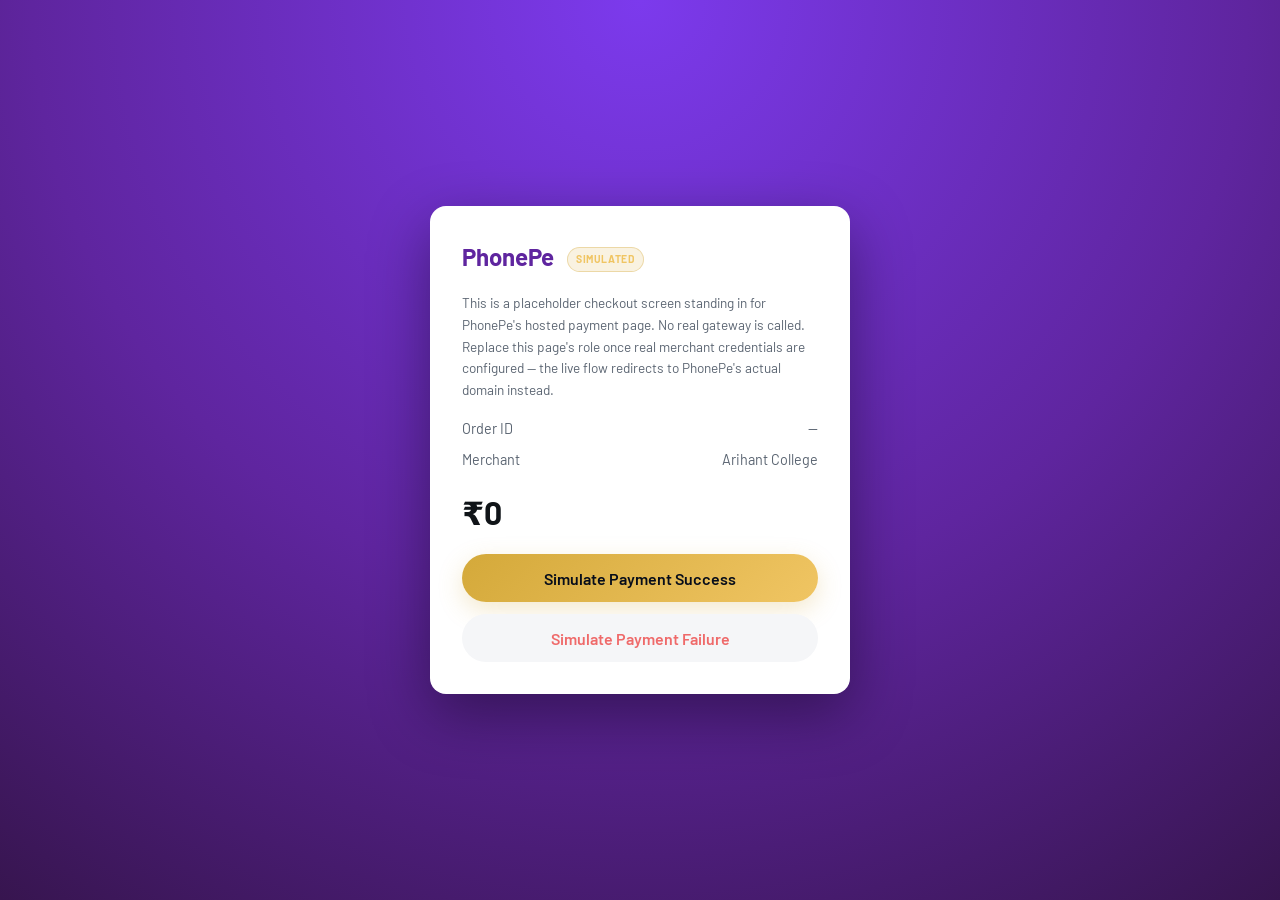
<file: phonepe-mock.html>
<!doctype html>
<html lang="en">
<head>
<meta charset="UTF-8" />
<meta name="viewport" content="width=device-width, initial-scale=1" />
<title>Mock PhonePe Checkout</title>
<link rel="preconnect" href="https://fonts.googleapis.com" />
<link rel="preconnect" href="https://fonts.gstatic.com" crossorigin />
<link href="https://fonts.googleapis.com/css2?family=Barlow:wght@300;400;500;600;700&display=swap" rel="stylesheet" />
<link rel="stylesheet" href="assets/css/style.css" />
<style>
  body::before, body::after { display: none; }
  body { background: radial-gradient(circle at 50% 0%, #7c3aed, #5f259f 55%, #37154f); display:flex; align-items:center; min-height:100vh; }
  .pp-card {
    max-width: 420px;
    width: 100%;
    margin: var(--space-6) auto;
    background: #ffffff;
    border-radius: var(--radius);
    padding: var(--space-6);
    box-shadow: 0 20px 60px rgba(0,0,0,0.4);
  }
  .pp-logo { font-weight: 700; color: #5f259f; font-size: 1.5rem; margin-bottom: var(--space-4); }
  .pp-amount { font-size: 2rem; font-weight: 700; color: #101418; margin: var(--space-4) 0; }
  .pp-row { display:flex; justify-content:space-between; color: #5b6572; font-size: 0.9rem; margin-bottom: var(--space-2); }
  .pp-card .form-note { color: #5b6572; }
</style>
</head>
<body>
  <div class="pp-card">
    <div class="pp-logo">PhonePe <span class="mock-tag">Simulated</span></div>
    <p class="form-note">This is a placeholder checkout screen standing in for PhonePe's hosted payment page. No real gateway is called. Replace this page's role once real merchant credentials are configured — the live flow redirects to PhonePe's actual domain instead.</p>

    <div class="pp-row"><span>Order ID</span><span id="order-id">—</span></div>
    <div class="pp-row"><span>Merchant</span><span>Arihant College</span></div>
    <div class="pp-amount" id="amount">₹0</div>

    <button class="btn btn-primary btn-block" id="btn-success" style="margin-bottom: var(--space-3);">Simulate Payment Success</button>
    <button class="btn btn-block" id="btn-fail" style="background:#f5f6f8; color:var(--error);">Simulate Payment Failure</button>
  </div>

<script src="assets/js/config.js"></script>
<script src="assets/js/api.js"></script>
<script>
  const params = new URLSearchParams(window.location.search);
  const orderId = params.get("orderId");
  const amount = params.get("amount");

  document.getElementById("order-id").textContent = orderId || "—";
  document.getElementById("amount").textContent = "₹" + Number(amount || 0).toLocaleString("en-IN");

  function finish(status) {
    // Simulates what the real PhonePe callback would do server-side to Payments_Log:
    // here we just persist to localStorage since there is no live backend yet.
    const stored = JSON.parse(localStorage.getItem("mockPayments") || "{}");
    stored[orderId] = status;
    localStorage.setItem("mockPayments", JSON.stringify(stored));
    window.location.href = `fee-status.html?orderId=${encodeURIComponent(orderId)}`;
  }

  document.getElementById("btn-success").addEventListener("click", () => finish("SUCCESS"));
  document.getElementById("btn-fail").addEventListener("click", () => finish("FAILED"));
</script>
</body>
</html>
</file>
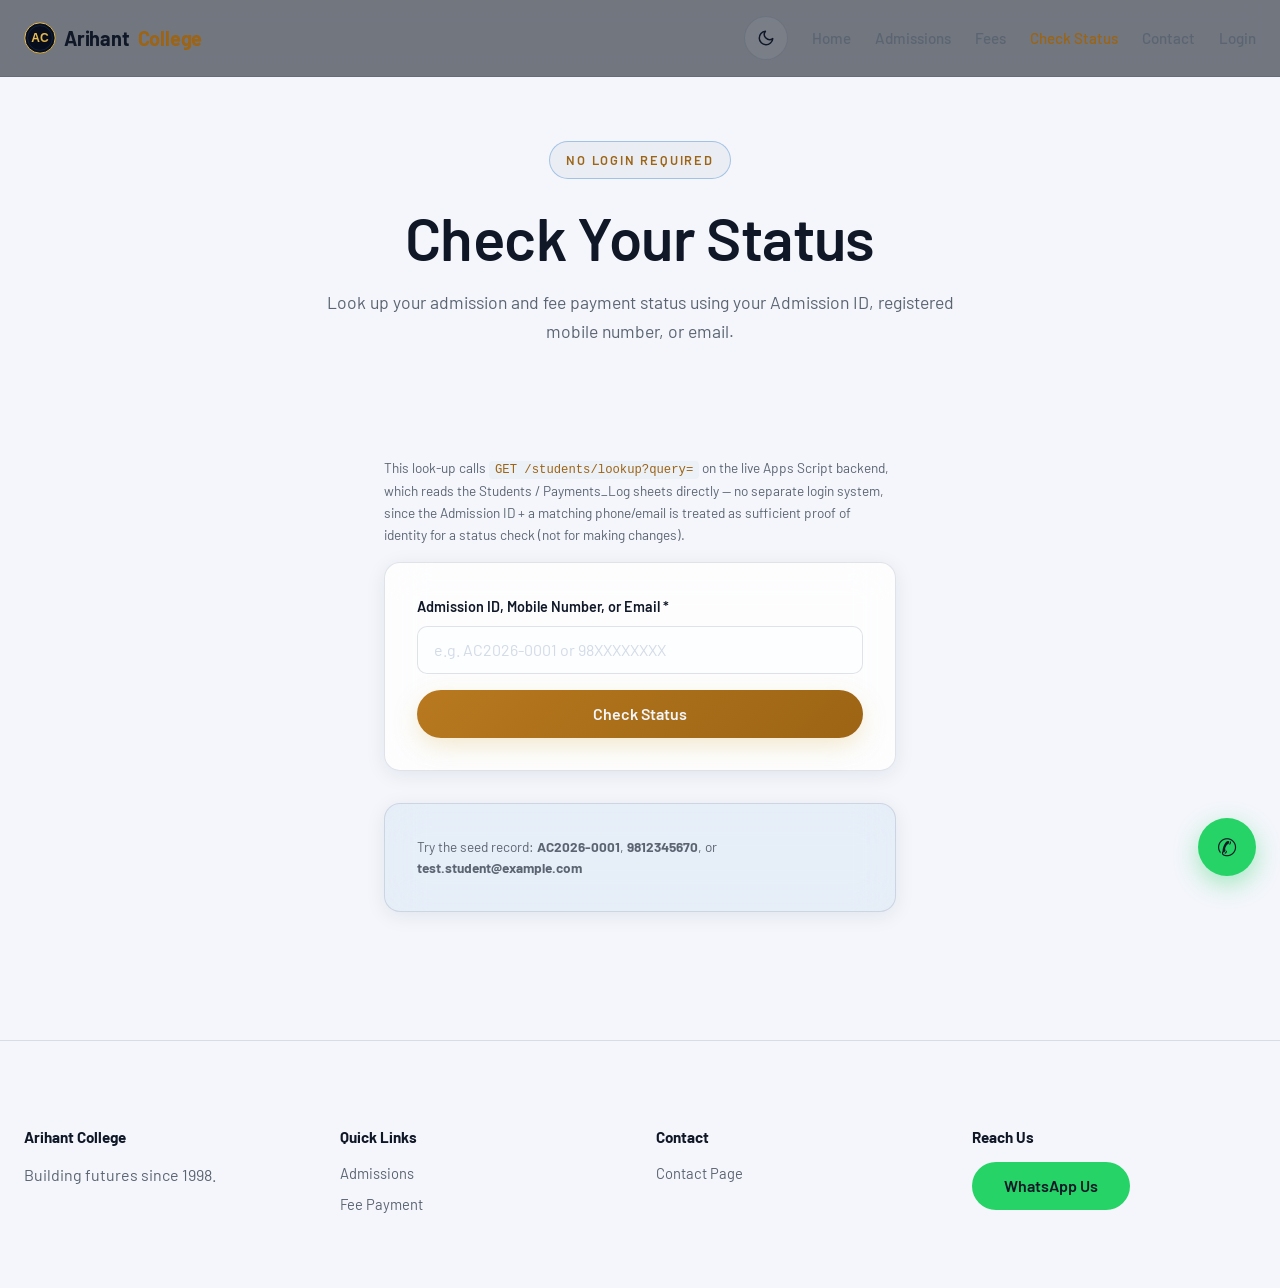
<file: status.html>
<!doctype html>
<html lang="en">
<head>
<script>
  (function () {
    try {
      var t = localStorage.getItem("theme");
      if (!t) t = window.matchMedia("(prefers-color-scheme: light)").matches ? "light" : "dark";
      document.documentElement.setAttribute("data-theme", t);
    } catch (e) {}
  })();
</script>
<meta charset="UTF-8" />
<meta name="viewport" content="width=device-width, initial-scale=1" />
<title>Check Your Status — Arihant College</title>
<meta name="description" content="Check your Arihant College admission and fee payment status using your Admission ID, mobile number, or email." />
<link rel="preconnect" href="https://fonts.googleapis.com" />
<link rel="preconnect" href="https://fonts.gstatic.com" crossorigin />
<link href="https://fonts.googleapis.com/css2?family=Barlow:wght@300;400;500;600;700&display=swap" rel="stylesheet" />
<link rel="stylesheet" href="assets/css/style.css" />
<link rel="icon" type="image/svg+xml" href="assets/img/logo.svg" />
</head>
<body>
<a class="skip-link" href="#main">Skip to content</a>

<nav class="site-nav">
  <div class="container">
    <a class="brand" href="index.html"><img src="assets/img/logo.svg" alt="" class="brand-logo" />Arihant <span>College</span></a>
    <button class="nav-toggle" id="nav-toggle" aria-label="Toggle menu" aria-expanded="false" aria-controls="nav-links">
        <span class="hamburger"><span></span><span></span><span></span></span>
      </button>
      <ul class="nav-links" id="nav-links">
      <li><button class="theme-toggle" type="button" aria-label="Toggle theme"></button></li>
      <li><a href="index.html">Home</a></li>
      <li><a href="admissions.html">Admissions</a></li>
      <li><a href="fees.html">Fees</a></li>
      <li><a href="status.html">Check Status</a></li>
      <li><a href="contact.html">Contact</a></li>
      <li><a href="login.html">Login</a></li>
    </ul>
  </div>
</nav>
<div class="nav-backdrop" id="nav-backdrop"></div>

<main id="main">
  <section class="hero" style="padding-block: var(--space-8) var(--space-6);">
    <div class="container">
      <span class="eyebrow" data-reveal>No Login Required</span>
      <h1 data-reveal>Check Your Status</h1>
      <p class="lead" data-reveal>Look up your admission and fee payment status using your Admission ID, registered mobile number, or email.</p>
    </div>
  </section>

  <section>
    <div class="container" style="max-width: 560px;">
      <p class="form-note">This look-up calls <code>GET /students/lookup?query=</code> on the live Apps Script backend, which reads the Students / Payments_Log sheets directly — no separate login system, since the Admission ID + a matching phone/email is treated as sufficient proof of identity for a status check (not for making changes).</p>

      <div class="card" data-reveal>
        <form id="lookup-form">
          <div class="field">
            <label for="query">Admission ID, Mobile Number, or Email *</label>
            <input id="query" name="query" type="text" placeholder="e.g. AC2026-0001 or 98XXXXXXXX" required />
          </div>
          <button class="btn btn-primary btn-block" type="submit">Check Status</button>
        </form>
      </div>

      <div id="result" style="margin-top: var(--space-6);"></div>

      <div class="card" data-reveal style="margin-top:var(--space-6); background: rgba(26,114,204,0.06);">
        <p style="margin:0; font-size:0.85rem;">Try the seed record: <strong>AC2026-0001</strong>, <strong>9812345670</strong>, or <strong>test.student@example.com</strong></p>
      </div>
    </div>
  </section>
</main>

<footer class="site-footer">
  <div class="container">
    <div><h4>Arihant College</h4><p>Building futures since 1998.</p></div>
    <div><h4>Quick Links</h4><ul><li><a href="admissions.html">Admissions</a></li><li><a href="fees.html">Fee Payment</a></li></ul></div>
    <div><h4>Contact</h4><ul><li><a href="contact.html">Contact Page</a></li></ul></div>
    <div><h4>Reach Us</h4><ul><li><button class="btn btn-whatsapp" onclick="openWhatsApp()">WhatsApp Us</button></li></ul></div>
  </div>
</footer>

<script src="assets/js/theme.js"></script>
<script src="assets/js/nav.js"></script>
<script src="assets/js/config.js"></script>
<script src="assets/js/api.js"></script>
<script src="assets/js/whatsapp.js"></script>
<script>
  const badgeClass = { SUCCESS: "badge-success", PENDING: "badge-pending", FAILED: "badge-failed" };

  document.getElementById("lookup-form").addEventListener("submit", async (e) => {
    e.preventDefault();
    const query = document.getElementById("query").value.trim();
    const resultEl = document.getElementById("result");
    resultEl.innerHTML = `<div class="loading-row"><span class="spinner"></span><span>Searching…</span></div>`;

    const res = await Api.lookupStudent(query);

    if (!res.ok) {
      resultEl.innerHTML = `<div class="alert alert-error">${res.error}</div>`;
      return;
    }

    const s = res.data;
    const paymentsHtml = (s.Payments && s.Payments.length)
      ? s.Payments.map((p) => `
          <div style="display:flex; justify-content:space-between; padding: var(--space-3) 0; border-bottom: 1px solid var(--border);">
            <span>${p.FeeId} — ₹${p.Amount.toLocaleString("en-IN")}</span>
            <span class="badge ${badgeClass[p.Status] || "badge-pending"}">${p.Status}</span>
          </div>`).join("")
      : `<p class="form-note">No payment records found yet.</p>`;

    resultEl.innerHTML = `
      <div class="card" data-reveal>
        <h3>${s.Name}</h3>
        <p style="margin-bottom:var(--space-3);">Admission ID: <strong>${s.AdmissionId}</strong> &middot; Course: <strong>${s.CourseId}</strong> &middot; Status: <span class="badge badge-success">${s.Status}</span></p>
        <h3 style="font-size:1rem;">Payment History</h3>
        ${paymentsHtml}
      </div>
    `;
    window.initReveal();
  });
</script>
<script src="assets/js/motion.js"></script>
</body>
</html>
</file>
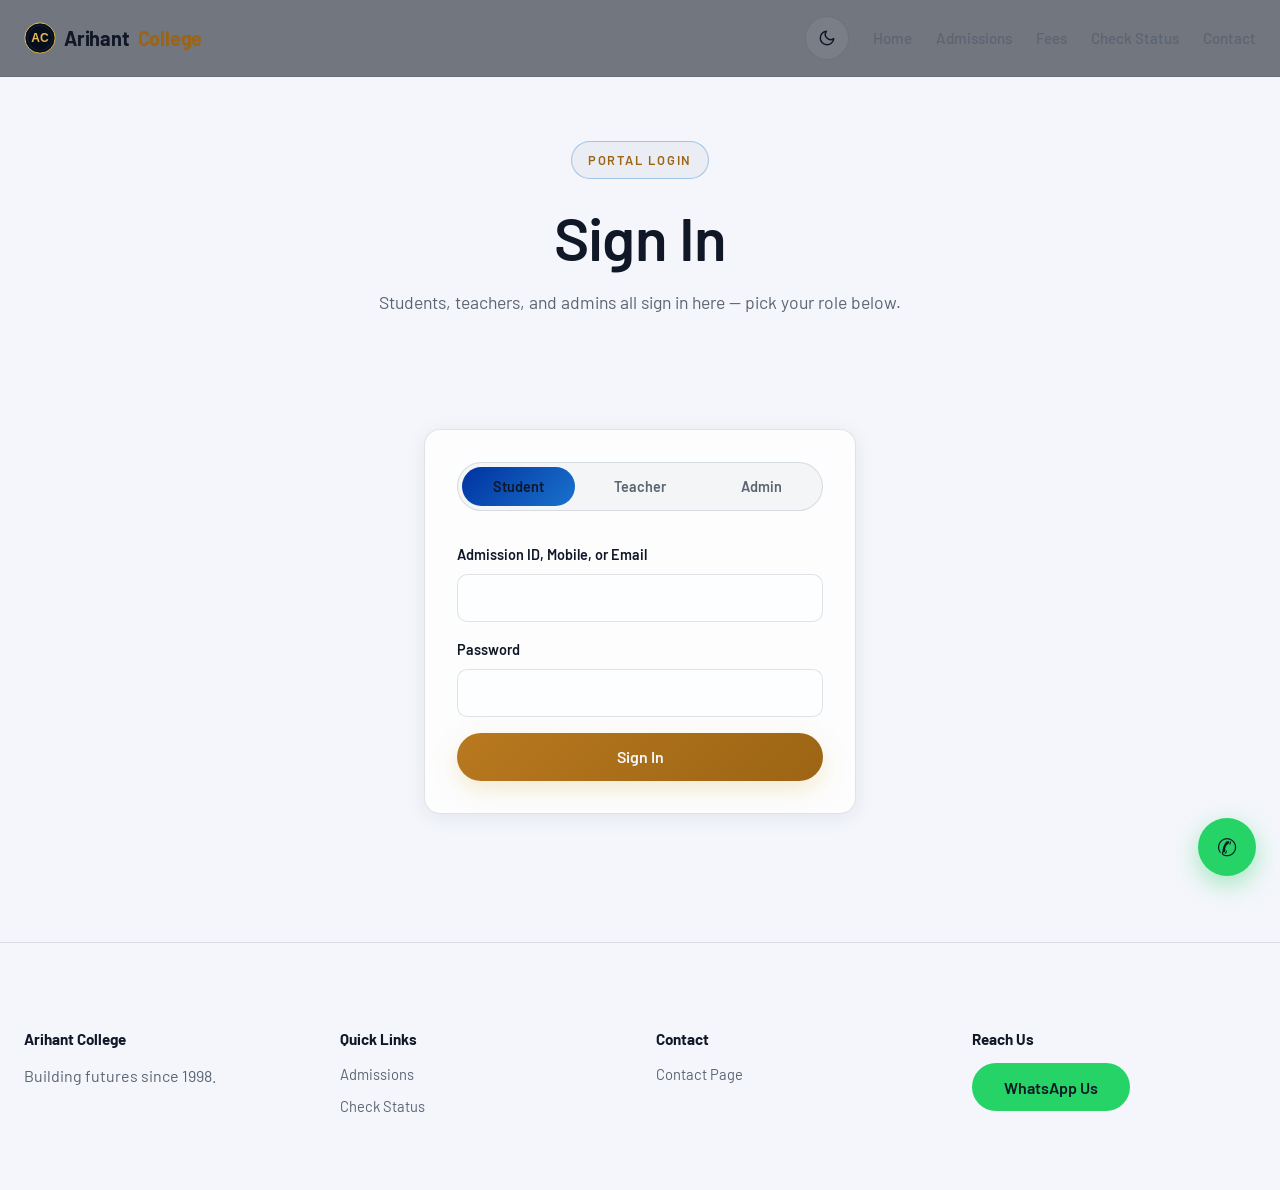
<file: student-dashboard.html>
<!doctype html>
<html lang="en">
<head>
<script>
  (function () {
    try {
      var t = localStorage.getItem("theme");
      if (!t) t = window.matchMedia("(prefers-color-scheme: light)").matches ? "light" : "dark";
      document.documentElement.setAttribute("data-theme", t);
    } catch (e) {}
  })();
</script>
<meta charset="UTF-8" />
<meta name="viewport" content="width=device-width, initial-scale=1" />
<title>Student Dashboard — Arihant College</title>
<link rel="preconnect" href="https://fonts.googleapis.com" />
<link rel="preconnect" href="https://fonts.gstatic.com" crossorigin />
<link href="https://fonts.googleapis.com/css2?family=Barlow:wght@300;400;500;600;700&display=swap" rel="stylesheet" />
<link rel="stylesheet" href="assets/css/style.css" />
<link rel="icon" type="image/svg+xml" href="assets/img/logo.svg" />
<style>
  .stat-value { font-size: 2.25rem; font-weight: 700; color: var(--white); margin: 0; }
  .stat-label { color: var(--text-muted); font-size: 0.85rem; margin: 0; }
  .attendance-row { display:flex; justify-content:space-between; align-items:center; padding: var(--space-3) 0; border-bottom: 1px solid var(--border); }
  .attendance-row:last-child { border-bottom: none; }
  .fee-row { display:flex; justify-content:space-between; align-items:center; gap: var(--space-3); padding: var(--space-3) 0; border-bottom: 1px solid var(--border); flex-wrap: wrap; }
  .fee-row:last-child { border-bottom: none; }
  .ia-row { display:flex; justify-content:space-between; align-items:center; padding: var(--space-3) 0; border-bottom: 1px solid var(--border); gap: var(--space-3); flex-wrap: wrap; }
  .ia-row:last-child { border-bottom: none; }
  .ia-subject { font-weight: 600; color: var(--white); font-size: 0.85rem; margin: var(--space-4) 0 var(--space-1); }
</style>
</head>
<body>
<div class="page-loader-overlay" id="page-loader"><span class="spinner spinner-lg"></span></div>

<nav class="site-nav">
  <div class="container">
    <a class="brand" href="index.html"><img src="assets/img/logo.svg" alt="" class="brand-logo" />Arihant <span>College</span></a>
    <button class="nav-toggle" id="nav-toggle" aria-label="Toggle menu" aria-expanded="false" aria-controls="nav-links">
        <span class="hamburger"><span></span><span></span><span></span></span>
      </button>
      <ul class="nav-links" id="nav-links">
      <li><button class="theme-toggle" type="button" aria-label="Toggle theme"></button></li>
      <li><a href="index.html">Home</a></li>
      <li id="nav-name" style="color:var(--white);"></li>
      <li><button class="btn btn-outline" id="logout-btn" style="padding: var(--space-2) var(--space-4); min-height:auto;">Logout</button></li>
    </ul>
  </div>
</nav>
<div class="nav-backdrop" id="nav-backdrop"></div>

<main id="main">
  <section class="hero" style="padding-block: var(--space-7) var(--space-6);">
    <div class="container">
      <span class="eyebrow" data-reveal>Student Dashboard</span>
      <h1 data-reveal id="welcome-heading">Welcome</h1>
      <p class="lead" data-reveal id="course-line"></p>
    </div>
  </section>

  <section>
    <div class="container">
      <div class="grid grid-3" style="margin-bottom: var(--space-7);">
        <div class="card" data-reveal>
          <p class="stat-label">Monthly Attendance</p>
          <p class="stat-value" id="monthly-percent">—</p>
        </div>
        <div class="card card-glow" data-reveal>
          <p class="stat-label">Overall Attendance</p>
          <p class="stat-value" id="overall-percent">—</p>
        </div>
        <div class="card" data-reveal>
          <p class="stat-label">Fees Pending</p>
          <p class="stat-value" id="fees-pending-count">—</p>
        </div>
      </div>

      <div class="grid grid-2">
        <div class="card" data-reveal>
          <h3>Attendance — Day by Day</h3>
          <div id="attendance-list"><p class="form-note">Loading…</p></div>
        </div>

        <div class="card" data-reveal>
          <h3>Fee Payments</h3>
          <div id="fees-list"><p class="form-note">Loading…</p></div>
        </div>
      </div>

      <div class="card" data-reveal style="margin-top: var(--space-5);">
        <h3>Internal Assessment Marks</h3>
        <div id="ia-marks-list"><p class="form-note">Loading…</p></div>
      </div>
    </div>
  </section>
</main>

<footer class="site-footer">
  <div class="container">
    <div><h4>Arihant College</h4><p>Building futures since 1998.</p></div>
    <div><h4>Quick Links</h4><ul><li><a href="fees.html">Pay Fees</a></li><li><a href="index.html">Home</a></li></ul></div>
    <div><h4>Contact</h4><ul><li><a href="contact.html">Contact Page</a></li></ul></div>
    <div><h4>Reach Us</h4><ul><li><button class="btn btn-whatsapp" onclick="openWhatsApp()">WhatsApp Us</button></li></ul></div>
  </div>
</footer>

<script src="assets/js/theme.js"></script>
<script src="assets/js/nav.js"></script>
<script src="assets/js/config.js"></script>
<script src="assets/js/api.js"></script>
<script src="assets/js/session.js"></script>
<script src="assets/js/loader.js"></script>
<script src="assets/js/whatsapp.js"></script>
<script>
  const session = Session.require(["student"]);

  const statusBadge = { Present: "badge-success", Absent: "badge-failed" };
  const feeBadge = { SUCCESS: "badge-success", PENDING: "badge-pending", INITIATED: "badge-pending", FAILED: "badge-failed" };

  function formatDate(d) {
    return new Date(d).toLocaleDateString("en-IN", { day: "2-digit", month: "short", year: "numeric" });
  }

  (async () => {
    if (!session) return;
    document.getElementById("nav-name").textContent = session.name;
    document.getElementById("logout-btn").addEventListener("click", () => Session.logout());

    const res = await Api.getStudentDashboard(session.token);
    Loader.hide();
    if (Session.handleAuthError(res)) return;
    if (!res.ok) {
      document.querySelector("main .container").innerHTML = `<div class="alert alert-error">${res.error}</div>`;
      return;
    }

    const d = res.data;
    document.getElementById("welcome-heading").textContent = `Welcome, ${d.name.split(" ")[0]}`;
    document.getElementById("course-line").textContent = `${d.courseName} · Admission ID ${d.admissionId}`;
    document.getElementById("monthly-percent").textContent = d.attendance.monthlyPercent === null ? "—" : d.attendance.monthlyPercent + "%";
    document.getElementById("overall-percent").textContent = d.attendance.overallPercent === null ? "—" : d.attendance.overallPercent + "%";
    document.getElementById("fees-pending-count").textContent = d.fees.pending.length + d.fees.failed.length;

    const attendanceEl = document.getElementById("attendance-list");
    attendanceEl.innerHTML = d.attendance.records.length
      ? [...d.attendance.records].reverse().map((r) => `
          <div class="attendance-row">
            <span>${formatDate(r.date)}</span>
            <span class="badge ${statusBadge[r.status] || "badge-pending"}">${r.status}</span>
          </div>`).join("")
      : `<p class="form-note">No attendance recorded yet.</p>`;

    const feesEl = document.getElementById("fees-list");
    const allFees = [
      ...d.fees.paid.map((f) => ({ ...f, _group: "SUCCESS" })),
      ...d.fees.pending.map((f) => ({ ...f, _group: f.Status })),
      ...d.fees.failed.map((f) => ({ ...f, _group: "FAILED" })),
    ];
    feesEl.innerHTML = allFees.length
      ? allFees.map((f) => `
          <div class="fee-row">
            <span>${f.FeeId} — ₹${Number(f.Amount).toLocaleString("en-IN")}</span>
            <span style="display:flex; align-items:center; gap: var(--space-3);">
              <span class="badge ${feeBadge[f.Status] || "badge-pending"}">${f.Status}</span>
              ${f.Status === "SUCCESS" ? `<a class="btn btn-secondary" style="padding: var(--space-2) var(--space-4); min-height:auto;" href="fee-receipt.html?orderId=${encodeURIComponent(f.OrderId)}">Receipt</a>` : ""}
            </span>
          </div>`).join("")
      : `<p class="form-note">No fee records yet.</p>`;

    const iaRes = await Api.getStudentIaMarks(session.token);
    const iaEl = document.getElementById("ia-marks-list");
    if (iaRes.ok && iaRes.data.length) {
      const bySubject = {};
      iaRes.data.forEach((m) => {
        if (!bySubject[m.subject]) bySubject[m.subject] = [];
        bySubject[m.subject].push(m);
      });
      iaEl.innerHTML = Object.keys(bySubject).map((subject) => `
        <div class="ia-subject">${subject}</div>
        ${bySubject[subject].map((m) => `
          <div class="ia-row">
            <span>${m.component}</span>
            <span style="display:flex; align-items:center; gap: var(--space-3);">
              <span>${m.marksObtained} / ${m.maxMarks}</span>
              <span class="badge ${m.percent >= 60 ? "badge-success" : m.percent >= 40 ? "badge-pending" : "badge-failed"}">${m.percent}%</span>
            </span>
          </div>`).join("")}
      `).join("");
    } else if (iaRes.ok) {
      iaEl.innerHTML = `<p class="form-note">No IA marks recorded yet.</p>`;
    } else {
      iaEl.innerHTML = `<p class="form-note">Could not load IA marks.</p>`;
    }

    window.initReveal();
  })();
</script>
<script src="assets/js/motion.js"></script>
</body>
</html>
</file>
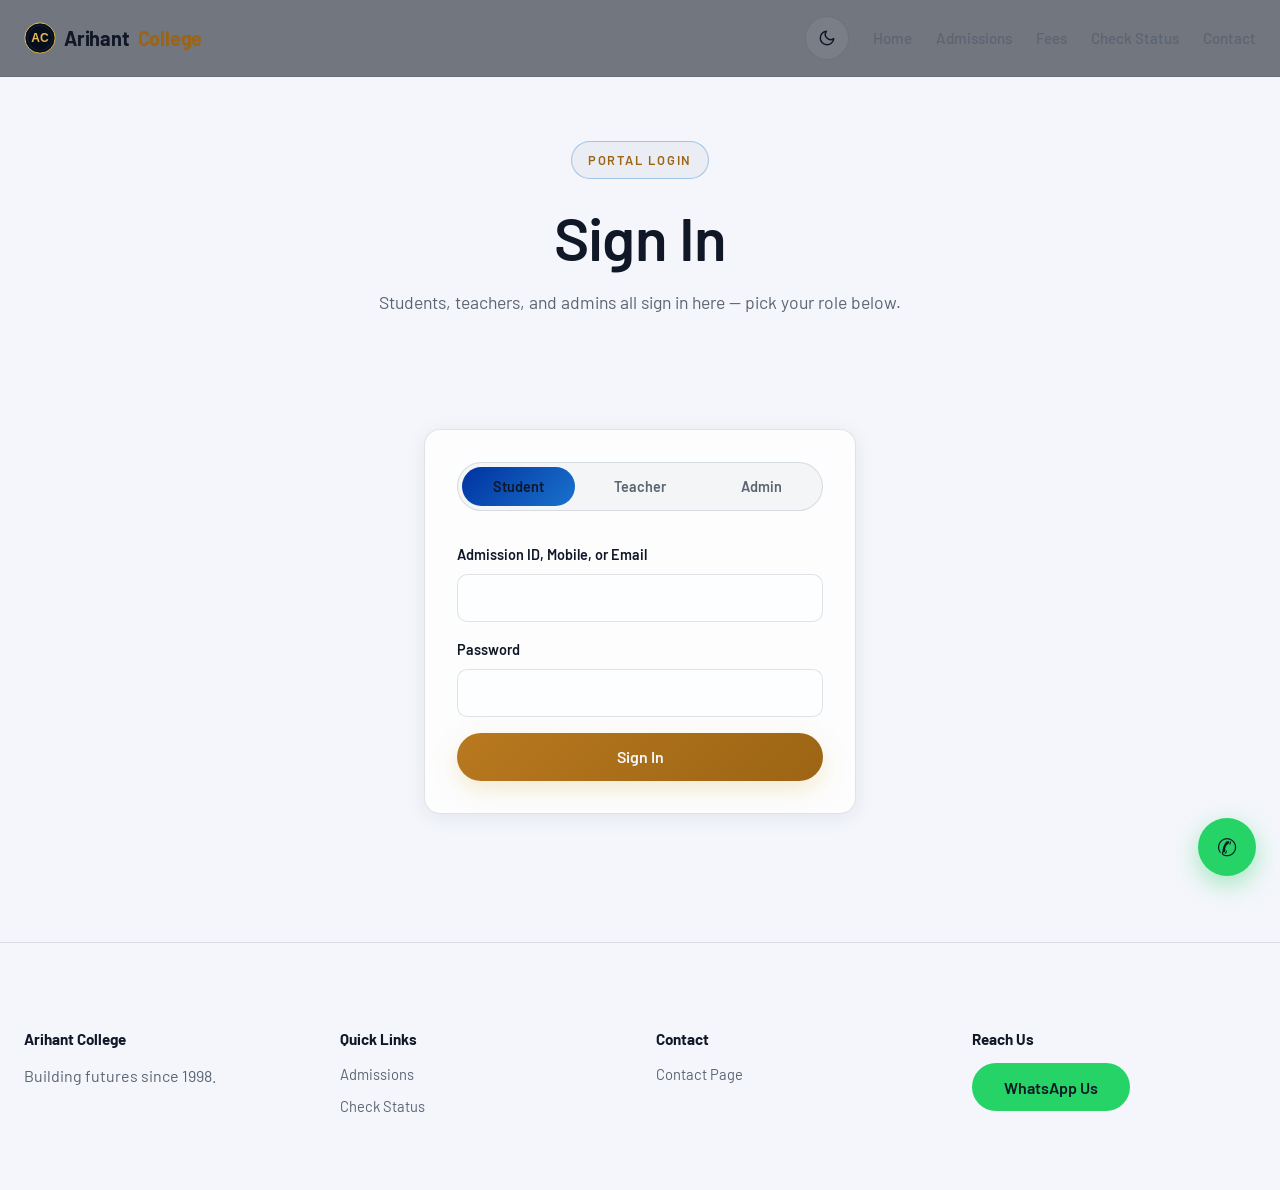
<file: teacher-dashboard.html>
<!doctype html>
<html lang="en">
<head>
<script>
  (function () {
    try {
      var t = localStorage.getItem("theme");
      if (!t) t = window.matchMedia("(prefers-color-scheme: light)").matches ? "light" : "dark";
      document.documentElement.setAttribute("data-theme", t);
    } catch (e) {}
  })();
</script>
<meta charset="UTF-8" />
<meta name="viewport" content="width=device-width, initial-scale=1" />
<title>Teacher Dashboard — Arihant College</title>
<link rel="preconnect" href="https://fonts.googleapis.com" />
<link rel="preconnect" href="https://fonts.gstatic.com" crossorigin />
<link href="https://fonts.googleapis.com/css2?family=Barlow:wght@300;400;500;600;700&display=swap" rel="stylesheet" />
<link rel="stylesheet" href="assets/css/style.css" />
<link rel="icon" type="image/svg+xml" href="assets/img/logo.svg" />
<style>
  .class-pill {
    display:flex; justify-content:space-between; align-items:center;
    padding: var(--space-3) var(--space-4); border-radius: var(--radius-sm);
    background: var(--glass); border: 1px solid var(--border); cursor: pointer;
    margin-bottom: var(--space-3); transition: all 0.2s var(--ease);
  }
  .class-pill:hover, .class-pill.active { border-color: var(--border-bright); background: rgba(26,114,204,0.12); }
  .roster-row { display:flex; justify-content:space-between; align-items:center; padding: var(--space-3) 0; border-bottom: 1px solid var(--border); gap: var(--space-3); flex-wrap: wrap; }
  .roster-row:last-child { border-bottom: none; }
  .status-toggle { display:flex; gap: var(--space-2); }
  .status-btn {
    padding: var(--space-2) var(--space-4); border-radius: 999px; border: 1px solid var(--border);
    background: transparent; color: var(--text-muted); font-weight: 600; font-size: 0.85rem; cursor:pointer; min-height: auto;
  }
  .status-btn.present.active { background: rgba(52,201,142,0.15); color: var(--success); border-color: rgba(52,201,142,0.4); }
  .status-btn.absent.active { background: rgba(239,106,106,0.15); color: var(--error); border-color: rgba(239,106,106,0.4); }
  .mode-tabs { display: flex; gap: var(--space-2); margin-bottom: var(--space-5); background: var(--glass); border: 1px solid var(--border); border-radius: 999px; padding: 4px; }
  .mode-tab { flex: 1; text-align: center; padding: var(--space-2) var(--space-3); border-radius: 999px; font-weight: 600; font-size: 0.85rem; color: var(--text-muted); cursor: pointer; transition: all 0.2s var(--ease); user-select: none; }
  .mode-tab.active { background: linear-gradient(135deg, var(--blue), var(--sky)); color: var(--white); }
  .ia-input { width: 90px; padding: var(--space-2) var(--space-3); border: 1px solid var(--border); border-radius: var(--radius-sm); background: rgba(240,245,255,0.03); color: var(--white); font-family: inherit; }
</style>
</head>
<body>
<div class="page-loader-overlay" id="page-loader"><span class="spinner spinner-lg"></span></div>

<nav class="site-nav">
  <div class="container">
    <a class="brand" href="index.html"><img src="assets/img/logo.svg" alt="" class="brand-logo" />Arihant <span>College</span></a>
    <button class="nav-toggle" id="nav-toggle" aria-label="Toggle menu" aria-expanded="false" aria-controls="nav-links">
        <span class="hamburger"><span></span><span></span><span></span></span>
      </button>
      <ul class="nav-links" id="nav-links">
      <li><button class="theme-toggle" type="button" aria-label="Toggle theme"></button></li>
      <li><a href="index.html">Home</a></li>
      <li id="nav-name" style="color:var(--white);"></li>
      <li><button class="btn btn-outline" id="logout-btn" style="padding: var(--space-2) var(--space-4); min-height:auto;">Logout</button></li>
    </ul>
  </div>
</nav>
<div class="nav-backdrop" id="nav-backdrop"></div>

<main id="main">
  <section class="hero" style="padding-block: var(--space-7) var(--space-6);">
    <div class="container">
      <span class="eyebrow" data-reveal>Teacher Dashboard</span>
      <h1 data-reveal id="welcome-heading">Welcome</h1>
      <p class="lead" data-reveal>Select a class to mark today's attendance.</p>
    </div>
  </section>

  <section>
    <div class="container grid grid-2">
      <div class="card" data-reveal>
        <h3>Your Classes</h3>
        <div id="class-list"><p class="form-note">Loading…</p></div>
      </div>

      <div class="card" data-reveal>
        <div class="mode-tabs">
          <div class="mode-tab active" data-mode="attendance">Attendance</div>
          <div class="mode-tab" data-mode="ia">IA Marks</div>
        </div>

        <h3 id="roster-heading">Attendance</h3>
        <div class="field" id="date-field" style="display:none;">
          <label for="attendance-date">Date</label>
          <input id="attendance-date" type="date" />
        </div>

        <div id="ia-fields" style="display:none;">
          <div class="field">
            <label for="ia-subject">Subject</label>
            <input id="ia-subject" type="text" placeholder="e.g. Data Structures" />
          </div>
          <div class="grid grid-2" style="gap: var(--space-3);">
            <div class="field">
              <label for="ia-component">Component</label>
              <select id="ia-component">
                <option value="IA1">IA1</option>
                <option value="IA2">IA2</option>
                <option value="Assignment">Assignment</option>
                <option value="Project">Project</option>
              </select>
            </div>
            <div class="field">
              <label for="ia-max-marks">Max Marks</label>
              <input id="ia-max-marks" type="number" min="1" value="20" />
            </div>
          </div>
          <button class="btn btn-outline btn-block" id="load-ia-btn" type="button" style="margin-bottom: var(--space-4);">Load Roster</button>
        </div>

        <div id="roster-alert"></div>
        <div id="roster-list"><p class="form-note">Pick a class to load the roster.</p></div>
        <button class="btn btn-primary btn-block" id="save-attendance-btn" style="display:none; margin-top: var(--space-4);">Save Attendance</button>
        <button class="btn btn-primary btn-block" id="save-ia-btn" style="display:none; margin-top: var(--space-4);">Save IA Marks</button>
      </div>
    </div>
  </section>
</main>

<footer class="site-footer">
  <div class="container">
    <div><h4>Arihant College</h4><p>Building futures since 1998.</p></div>
    <div><h4>Quick Links</h4><ul><li><a href="index.html">Home</a></li></ul></div>
    <div><h4>Contact</h4><ul><li><a href="contact.html">Contact Page</a></li></ul></div>
    <div><h4>Reach Us</h4><ul><li><button class="btn btn-whatsapp" onclick="openWhatsApp()">WhatsApp Us</button></li></ul></div>
  </div>
</footer>

<script src="assets/js/theme.js"></script>
<script src="assets/js/nav.js"></script>
<script src="assets/js/config.js"></script>
<script src="assets/js/api.js"></script>
<script src="assets/js/session.js"></script>
<script src="assets/js/loader.js"></script>
<script src="assets/js/whatsapp.js"></script>
<script>
  const session = Session.require(["teacher"]);
  let currentCourse = null;
  let mode = "attendance"; // "attendance" | "ia"
  let rosterState = {}; // studentId -> "Present" | "Absent"

  function todayStr() {
    const d = new Date();
    return d.toISOString().slice(0, 10);
  }

  document.querySelectorAll(".mode-tab").forEach((tab) => {
    tab.addEventListener("click", () => {
      document.querySelectorAll(".mode-tab").forEach((t) => t.classList.remove("active"));
      tab.classList.add("active");
      mode = tab.dataset.mode;

      document.getElementById("date-field").style.display = mode === "attendance" && currentCourse ? "block" : "none";
      document.getElementById("ia-fields").style.display = mode === "ia" && currentCourse ? "block" : "none";
      document.getElementById("save-attendance-btn").style.display = "none";
      document.getElementById("save-ia-btn").style.display = "none";
      document.getElementById("roster-alert").innerHTML = "";
      document.getElementById("roster-heading").textContent = currentCourse
        ? (mode === "attendance" ? "Attendance — " + currentCourse : "IA Marks — " + currentCourse)
        : (mode === "attendance" ? "Attendance" : "IA Marks");

      if (mode === "attendance" && currentCourse) {
        loadAttendanceRoster(currentCourse);
      } else {
        document.getElementById("roster-list").innerHTML = mode === "ia"
          ? `<p class="form-note">Enter subject/component above, then click Load Roster.</p>`
          : `<p class="form-note">Pick a class to load the roster.</p>`;
      }
    });
  });

  async function loadAttendanceRoster(courseId) {
    document.getElementById("date-field").style.display = "block";
    document.getElementById("save-attendance-btn").style.display = "block";
    document.getElementById("roster-heading").textContent = "Attendance — " + courseId;

    const dateInput = document.getElementById("attendance-date");
    if (!dateInput.value) dateInput.value = todayStr();

    const rosterEl = document.getElementById("roster-list");
    rosterEl.innerHTML = `<div class="loading-row"><span class="spinner"></span><span>Loading roster…</span></div>`;

    const res = await Api.getTeacherStudents(session.token, courseId, dateInput.value);
    if (!res.ok) {
      rosterEl.innerHTML = `<div class="alert alert-error">${res.error}</div>`;
      return;
    }

    rosterState = {};
    res.data.students.forEach((s) => { rosterState[s.studentId] = s.status || "Present"; });

    rosterEl.innerHTML = res.data.students.length
      ? res.data.students.map((s) => `
          <div class="roster-row" data-student="${s.studentId}">
            <span>${s.name} <span class="form-note">(${s.admissionId})</span></span>
            <div class="status-toggle">
              <button type="button" class="status-btn present ${rosterState[s.studentId] === "Present" ? "active" : ""}" data-status="Present">Present</button>
              <button type="button" class="status-btn absent ${rosterState[s.studentId] === "Absent" ? "active" : ""}" data-status="Absent">Absent</button>
            </div>
          </div>`).join("")
      : `<p class="form-note">No students enrolled in this course yet.</p>`;

    rosterEl.querySelectorAll(".roster-row").forEach((row) => {
      const studentId = row.dataset.student;
      row.querySelectorAll(".status-btn").forEach((btn) => {
        btn.addEventListener("click", () => {
          rosterState[studentId] = btn.dataset.status;
          row.querySelectorAll(".status-btn").forEach((b) => b.classList.toggle("active", b === btn));
        });
      });
    });
  }

  document.getElementById("attendance-date").addEventListener("change", () => {
    if (currentCourse && mode === "attendance") loadAttendanceRoster(currentCourse);
  });

  document.getElementById("save-attendance-btn").addEventListener("click", async () => {
    const alertBox = document.getElementById("roster-alert");
    const records = Object.keys(rosterState).map((studentId) => ({ studentId, status: rosterState[studentId] }));
    if (!records.length) return;

    const btn = document.getElementById("save-attendance-btn");
    btn.disabled = true;
    btn.innerHTML = `<span class="spinner spinner-dark"></span> Saving…`;

    const res = await Api.markAttendance(session.token, currentCourse, document.getElementById("attendance-date").value, records);

    btn.disabled = false;
    btn.textContent = "Save Attendance";

    alertBox.innerHTML = res.ok
      ? `<div class="alert alert-success">Attendance saved for ${res.data.saved} student(s).</div>`
      : `<div class="alert alert-error">${res.error}</div>`;
  });

  document.getElementById("load-ia-btn").addEventListener("click", async () => {
    const alertBox = document.getElementById("roster-alert");
    const subject = document.getElementById("ia-subject").value.trim();
    const component = document.getElementById("ia-component").value;
    const maxMarks = Number(document.getElementById("ia-max-marks").value);
    alertBox.innerHTML = "";

    if (!currentCourse) return;
    if (!subject) {
      alertBox.innerHTML = `<div class="alert alert-error">Enter a subject name first.</div>`;
      return;
    }
    if (!maxMarks || maxMarks <= 0) {
      alertBox.innerHTML = `<div class="alert alert-error">Max marks must be a positive number.</div>`;
      return;
    }

    const rosterEl = document.getElementById("roster-list");
    rosterEl.innerHTML = `<div class="loading-row"><span class="spinner"></span><span>Loading roster…</span></div>`;

    const res = await Api.getTeacherIaMarks(session.token, currentCourse, subject, component);
    if (!res.ok) {
      rosterEl.innerHTML = `<div class="alert alert-error">${res.error}</div>`;
      return;
    }

    rosterEl.innerHTML = res.data.students.length
      ? res.data.students.map((s) => `
          <div class="roster-row" data-student="${s.studentId}">
            <span>${s.name} <span class="form-note">(${s.admissionId})</span></span>
            <input class="ia-input" type="number" min="0" max="${maxMarks}" step="1"
              placeholder="/ ${maxMarks}" value="${s.marksObtained !== null ? s.marksObtained : ""}" />
          </div>`).join("")
      : `<p class="form-note">No students enrolled in this course yet.</p>`;

    document.getElementById("save-ia-btn").style.display = res.data.students.length ? "block" : "none";
  });

  document.getElementById("save-ia-btn").addEventListener("click", async () => {
    const alertBox = document.getElementById("roster-alert");
    const subject = document.getElementById("ia-subject").value.trim();
    const component = document.getElementById("ia-component").value;
    const maxMarks = Number(document.getElementById("ia-max-marks").value);

    const rows = document.querySelectorAll("#roster-list .roster-row");
    const records = [];
    for (const row of rows) {
      const input = row.querySelector(".ia-input");
      const raw = input.value.trim();
      if (raw === "") continue;
      const marks = Number(raw);
      if (isNaN(marks) || marks < 0 || marks > maxMarks) {
        alertBox.innerHTML = `<div class="alert alert-error">Marks must be between 0 and ${maxMarks} for every entered student.</div>`;
        return;
      }
      records.push({ studentId: row.dataset.student, marks });
    }
    if (!records.length) {
      alertBox.innerHTML = `<div class="alert alert-error">Enter at least one student's marks.</div>`;
      return;
    }

    const btn = document.getElementById("save-ia-btn");
    btn.disabled = true;
    btn.innerHTML = `<span class="spinner spinner-dark"></span> Saving…`;

    const res = await Api.saveTeacherIaMarks(session.token, currentCourse, subject, component, maxMarks, records);

    btn.disabled = false;
    btn.textContent = "Save IA Marks";

    alertBox.innerHTML = res.ok
      ? `<div class="alert alert-success">IA marks saved for ${res.data.saved} student(s).</div>`
      : `<div class="alert alert-error">${res.error}</div>`;
  });

  (async () => {
    if (!session) return;
    document.getElementById("nav-name").textContent = session.name;
    document.getElementById("logout-btn").addEventListener("click", () => Session.logout());

    const res = await Api.getTeacherDashboard(session.token);
    Loader.hide();
    if (Session.handleAuthError(res)) return;
    if (!res.ok) {
      document.querySelector("main .container").innerHTML = `<div class="alert alert-error">${res.error}</div>`;
      return;
    }

    document.getElementById("welcome-heading").textContent = `Welcome, ${res.data.name.split(" ")[0]}`;

    const classListEl = document.getElementById("class-list");
    classListEl.innerHTML = res.data.classes.length
      ? res.data.classes.map((c) => `
          <div class="class-pill" data-course="${c.courseId}">
            <span>${c.courseName}</span>
            <span class="badge">${c.studentCount} students</span>
          </div>`).join("")
      : `<p class="form-note">No classes assigned yet.</p>`;

    classListEl.querySelectorAll(".class-pill").forEach((el) => {
      el.addEventListener("click", () => {
        currentCourse = el.dataset.course;
        classListEl.querySelectorAll(".class-pill").forEach((p) => p.classList.toggle("active", p === el));
        document.getElementById("save-attendance-btn").style.display = "none";
        document.getElementById("save-ia-btn").style.display = "none";
        document.getElementById("roster-alert").innerHTML = "";

        if (mode === "attendance") {
          loadAttendanceRoster(currentCourse);
        } else {
          document.getElementById("ia-fields").style.display = "block";
          document.getElementById("roster-heading").textContent = "IA Marks — " + currentCourse;
          document.getElementById("roster-list").innerHTML = `<p class="form-note">Enter subject/component above, then click Load Roster.</p>`;
        }
      });
    });

    window.initReveal();
  })();
</script>
<script src="assets/js/motion.js"></script>
</body>
</html>
</file>
<file: assets/css/style.css>
/* ============================================================
   Arihant College — design system
   Dark, glass-morphic theme inspired by futurematerials.aero
   (deep navy, electric blue, translucent surfaces, Barlow type)
   ============================================================ */

:root {
  --navy: #070d1a;
  --navy-2: #0b1528;
  --navy-3: #101c33;
  --blue: #0032a0;
  --sky: #1a72cc;
  /* Separate from --sky (which doubles as a background/gradient color under
     white text, so it can't also be brightened for foreground-text use
     without breaking btn-secondary's contrast). --link is text-only: used
     wherever --sky was previously read as a foreground color on a dark
     surface. #1a72cc as body-link text only hit 4.00:1 on --navy (fails
     WCAG AA's 4.5:1 for normal text) — this hits 5.68:1. */
  --link: #3d8bef;
  --gold: #d4a93a;
  --gold-bright: #f0c563;
  --silver: #a8bacf;
  --white: #f0f5ff;
  --success: #34c98e;
  --error: #ef6a6a;
  --warning: #d4a93a;

  --glass: rgba(26, 114, 204, 0.08);
  --glass-strong: rgba(11, 21, 40, 0.72);
  --border: rgba(168, 186, 207, 0.14);
  --border-bright: rgba(26, 114, 204, 0.4);

  --bg: var(--navy);
  --text: var(--white);
  --text-muted: var(--silver);

  --space-1: 4px;
  --space-2: 8px;
  --space-3: 12px;
  --space-4: 16px;
  --space-5: 24px;
  --space-6: 32px;
  --space-7: 48px;
  --space-8: 64px;
  --space-9: 96px;

  --radius: 16px;
  --radius-sm: 10px;
  --max-width: 1280px;
  --ease: cubic-bezier(0.16, 1, 0.3, 1);
}

/*
 * Light theme — overrides the same token names, so every component below
 * (which all reference var(--navy)/var(--white)/var(--silver)/etc, never
 * literal colors) re-themes automatically. Note --white/--navy keep their
 * names but not their literal meaning here — --white is "primary text
 * color" and --navy is "page background" regardless of theme; renaming
 * every token across 11 pages wasn't worth it for a cosmetic mismatch.
 * Toggled via [data-theme="light"] on <html> — see assets/js/theme.js.
 */
:root[data-theme="light"] {
  --navy: #f4f6fb;
  --navy-2: #ffffff;
  --navy-3: #eef1f7;
  --blue: #0032a0;
  --sky: #1a72cc;
  /* --link inherits the dark-mode value (#3d8bef, tuned bright for a dark
     bg) unless overridden here — on this light bg it only hits 3.16:1,
     failing WCAG AA's 4.5:1. Reuse --blue instead: already 9.89:1 here. */
  --link: var(--blue);
  --gold: #b8791f;
  --gold-bright: #9c6414;
  --silver: #5b6572;
  --white: #101828;
  --success: #1e8e5a;
  --error: #c4372b;
  --warning: #9c6414;

  --glass: rgba(11, 37, 69, 0.04);
  --glass-strong: rgba(255, 255, 255, 0.8);
  --border: rgba(11, 37, 69, 0.12);
  --border-bright: rgba(26, 114, 204, 0.35);
}
:root[data-theme="light"] body::before { opacity: 0.5; }
:root[data-theme="light"] body::after { opacity: 0.4; }
:root[data-theme="light"] .card { box-shadow: 0 4px 20px rgba(11, 37, 69, 0.08); }
:root[data-theme="light"] .card:hover { box-shadow: 0 16px 40px rgba(11, 37, 69, 0.14); }

* { box-sizing: border-box; }

html { scroll-behavior: smooth; background: var(--bg); }

body {
  margin: 0;
  font-family: "Barlow", system-ui, sans-serif;
  font-weight: 400;
  color: var(--text);
  background: var(--bg);
  line-height: 1.6;
  position: relative;
  overflow-x: hidden;
}

/* Ambient glow blobs behind content */
body::before,
body::after {
  content: "";
  position: fixed;
  border-radius: 50%;
  filter: blur(90px);
  z-index: -1;
  pointer-events: none;
}
body::before {
  width: 560px;
  height: 560px;
  top: -180px;
  right: -160px;
  background: radial-gradient(circle, rgba(26, 114, 204, 0.35), transparent 70%);
}
body::after {
  width: 480px;
  height: 480px;
  bottom: -160px;
  left: -140px;
  background: radial-gradient(circle, rgba(212, 169, 58, 0.16), transparent 70%);
}

h1, h2, h3 {
  font-family: "Barlow", system-ui, sans-serif;
  font-weight: 700;
  color: var(--white);
  line-height: 1.15;
  letter-spacing: -0.01em;
  margin: 0 0 var(--space-4);
}

h1 { font-size: clamp(2.25rem, 1.6rem + 2.8vw, 3.75rem); font-weight: 600; }
h2 { font-size: clamp(1.75rem, 1.4rem + 1.4vw, 2.5rem); }
h3 { font-size: 1.25rem; font-weight: 600; }

p { margin: 0 0 var(--space-4); color: var(--text-muted); }

a { color: var(--link); text-decoration: none; }
a:hover { color: var(--gold-bright); }

/* Keyboard-only focus ring (WCAG 2.4.7). Skipped for mouse/touch clicks via
   :focus-visible so it doesn't add a ring to every click, only Tab traversal.
   Previously only .field inputs and .skip-link had any visible focus state —
   buttons, nav links, and cards relied on the browser default, which is
   inconsistent across browsers and easy to lose against a dark background. */
a:focus-visible,
button:focus-visible,
input:focus-visible,
select:focus-visible,
textarea:focus-visible,
[tabindex]:focus-visible {
  outline: 2px solid var(--gold);
  outline-offset: 2px;
  border-radius: 4px;
}

code {
  background: rgba(168, 186, 207, 0.1);
  padding: 2px 6px;
  border-radius: 4px;
  font-size: 0.9em;
  color: var(--gold-bright);
}

.container {
  max-width: var(--max-width);
  margin: 0 auto;
  padding-inline: var(--space-5);
}

/* ---------- Nav ---------- */
.site-nav {
  position: sticky;
  top: 0;
  z-index: 50;
  background: rgba(7, 13, 26, 0.55);
  backdrop-filter: blur(16px);
  -webkit-backdrop-filter: blur(16px);
  border-bottom: 1px solid var(--border);
  transition: background 0.3s var(--ease), border-color 0.3s var(--ease);
}
.site-nav.scrolled {
  background: rgba(7, 13, 26, 0.88);
  border-bottom-color: var(--border-bright);
}
.site-nav .container {
  display: flex;
  align-items: center;
  justify-content: space-between;
  padding-block: var(--space-4);
}
.brand {
  display: inline-flex;
  align-items: center;
  gap: var(--space-2);
  font-weight: 700;
  font-size: 1.25rem;
  color: var(--white);
  text-decoration: none;
  letter-spacing: -0.01em;
}
.brand span { color: var(--gold-bright); }
.brand-logo { height: 32px; width: 32px; flex-shrink: 0; }
.nav-links {
  display: flex;
  align-items: center;
  gap: var(--space-5);
  list-style: none;
  margin: 0;
  padding: 0;
}
.nav-links a {
  color: var(--silver);
  text-decoration: none;
  font-weight: 500;
  font-size: 0.95rem;
  transition: color 0.2s var(--ease);
}
.nav-links a:hover { color: var(--white); }
.nav-links a[aria-current="page"] { color: var(--gold-bright); }
.nav-cta {
  background: linear-gradient(135deg, var(--gold), var(--gold-bright));
  color: var(--navy) !important;
  padding: var(--space-2) var(--space-5);
  border-radius: 999px;
  font-weight: 600 !important;
}
.nav-cta:hover { filter: brightness(1.06); }

.theme-toggle {
  /* 44px min — WCAG 2.5.5 touch-target size; was 38px */
  background: rgba(240, 245, 255, 0.06);
  border: 1px solid var(--border);
  color: var(--white);
  width: 44px;
  height: 44px;
  min-height: auto;
  border-radius: 50%;
  display: flex;
  align-items: center;
  justify-content: center;
  cursor: pointer;
  flex-shrink: 0;
  padding: 0;
  transition: border-color 0.2s var(--ease), transform 0.2s var(--ease);
}
.theme-toggle:hover { border-color: var(--border-bright); transform: translateY(-1px); }
.theme-toggle svg { width: 18px; height: 18px; display: block; }

/* ---------- Mobile nav (hamburger) ---------- */
.nav-toggle {
  display: none;
  background: none;
  border: none;
  padding: var(--space-2);
  cursor: pointer;
  z-index: 60;
}
.hamburger {
  width: 24px;
  height: 18px;
  position: relative;
  display: flex;
  flex-direction: column;
  justify-content: space-between;
}
.hamburger span {
  display: block;
  height: 2px;
  width: 100%;
  background: var(--white);
  border-radius: 2px;
  transition: transform 0.25s var(--ease), opacity 0.25s var(--ease);
}
.nav-toggle.open .hamburger span:nth-child(1) { transform: translateY(8px) rotate(45deg); }
.nav-toggle.open .hamburger span:nth-child(2) { opacity: 0; }
.nav-toggle.open .hamburger span:nth-child(3) { transform: translateY(-8px) rotate(-45deg); }

.nav-backdrop {
  display: none;
  position: fixed;
  inset: 0;
  background: rgba(0, 0, 0, 0.55);
  /* Must stay below .site-nav's z-index (50): .site-nav is a positioned,
     z-indexed ancestor, so it creates a stacking context that traps the
     drawer (.nav-links) inside it regardless of the drawer's own z-index.
     A backdrop above 50 paints over the drawer, blocking clicks. */
  z-index: 40;
}
body.nav-open { overflow: hidden; }

@media (max-width: 900px) {
  .nav-toggle { display: flex; align-items: center; justify-content: center; }

  .nav-links {
    position: fixed;
    top: 0;
    right: 0;
    height: 100vh;
    width: min(300px, 82vw);
    background: var(--navy-2);
    border-left: 1px solid var(--border);
    box-shadow: -20px 0 60px rgba(0, 0, 0, 0.4);
    flex-direction: column;
    align-items: flex-start;
    justify-content: flex-start;
    gap: var(--space-1);
    padding: calc(var(--space-9) + var(--space-4)) var(--space-5) var(--space-5);
    transform: translateX(100%);
    transition: transform 0.3s var(--ease);
    overflow-y: auto;
    z-index: 56;
  }
  .nav-links.open { transform: translateX(0); }

  .nav-links li { width: 100%; }
  .nav-links a, .nav-links button { display: block; width: 100%; padding: var(--space-3) 0; text-align: left; }
  .nav-links .nav-cta { padding: var(--space-3) var(--space-5); text-align: center; margin-top: var(--space-3); }
  .nav-links .btn-outline { width: auto; }
  .nav-links .theme-toggle { display: inline-flex; width: 44px; height: 44px; padding: 0; margin-bottom: var(--space-2); }

  .nav-backdrop.open { display: block; }
}

/* ---------- Buttons ---------- */
.btn {
  display: inline-flex;
  align-items: center;
  justify-content: center;
  gap: var(--space-2);
  padding: var(--space-3) var(--space-6);
  border-radius: 999px;
  font-weight: 600;
  text-decoration: none;
  border: none;
  cursor: pointer;
  font-size: 1rem;
  min-height: 48px;
  transition: transform 0.2s var(--ease), box-shadow 0.2s var(--ease), filter 0.2s var(--ease), background 0.2s var(--ease);
  font-family: inherit;
}
.btn-primary {
  background: linear-gradient(135deg, var(--gold), var(--gold-bright));
  color: var(--navy);
  box-shadow: 0 8px 24px rgba(212, 169, 58, 0.25);
}
.btn-primary:hover { transform: translateY(-2px); box-shadow: 0 12px 30px rgba(212, 169, 58, 0.35); }
.btn-outline {
  background: rgba(240, 245, 255, 0.04);
  color: var(--white);
  border: 1px solid var(--border-bright);
  backdrop-filter: blur(8px);
}
.btn-outline:hover { background: rgba(26, 114, 204, 0.14); transform: translateY(-2px); }
.btn-secondary {
  background: var(--sky);
  color: var(--white);
}
.btn-secondary:hover { transform: translateY(-2px); filter: brightness(1.08); }
.btn-whatsapp { background: #25d366; color: var(--white); }
.btn-whatsapp:hover { transform: translateY(-2px); filter: brightness(1.05); }
.btn-block { width: 100%; }
.btn:disabled { opacity: 0.45; cursor: not-allowed; transform: none !important; }

/* ---------- Hero ---------- */
.hero {
  position: relative;
  padding-block: var(--space-9) var(--space-8);
  text-align: center;
  overflow: hidden;
}
.hero .eyebrow {
  display: inline-block;
  font-size: 0.8rem;
  font-weight: 600;
  letter-spacing: 0.14em;
  text-transform: uppercase;
  color: var(--gold-bright);
  border: 1px solid var(--border-bright);
  background: var(--glass);
  padding: var(--space-2) var(--space-4);
  border-radius: 999px;
  margin-bottom: var(--space-5);
}
.hero h1 { color: var(--white); }
.hero p.lead {
  color: var(--text-muted);
  max-width: 640px;
  margin-inline: auto;
  font-size: 1.1rem;
}
.hero-ctas { display: flex; gap: var(--space-4); justify-content: center; flex-wrap: wrap; margin-top: var(--space-6); }

.hero-video { min-height: 520px; display: flex; align-items: center; }
.hero-video-bg {
  position: absolute;
  inset: 0;
  overflow: hidden;
  z-index: 0;
  pointer-events: none;
  /* Fallback look for narrow/reduced-motion/save-data visitors who never
     load the video (see the loader script) — same navy-to-blue gradient
     used elsewhere in the design system, not a blank flat color. */
  background: linear-gradient(135deg, var(--navy-2), var(--navy));
}
.hero-video-bg video {
  position: absolute;
  inset: 0;
  width: 100%;
  height: 100%;
  object-fit: cover;
}
.hero-video-overlay {
  position: absolute;
  inset: 0;
  z-index: 1;
  background: linear-gradient(180deg, rgba(7, 13, 26, 0.55) 0%, rgba(7, 13, 26, 0.3) 65%, var(--navy) 100%);
}
.hero-video .container { position: relative; z-index: 2; }

/* ---------- Sections ---------- */
section { padding-block: var(--space-8); position: relative; }
section.alt {
  background: linear-gradient(180deg, transparent, rgba(11, 21, 40, 0.55) 15%, rgba(11, 21, 40, 0.55) 85%, transparent);
}
.section-head { text-align: center; max-width: 640px; margin: 0 auto var(--space-7); }
.section-head p { margin: 0; }

.grid {
  display: grid;
  gap: var(--space-5);
  grid-template-columns: 1fr;
}
@media (min-width: 640px) { .grid-2 { grid-template-columns: repeat(2, 1fr); } }
@media (min-width: 1024px) {
  .grid-3 { grid-template-columns: repeat(3, 1fr); }
  .grid-4 { grid-template-columns: repeat(4, 1fr); }
}

/* ---------- Glass cards ---------- */
.card {
  background: var(--glass-strong);
  backdrop-filter: blur(20px);
  -webkit-backdrop-filter: blur(20px);
  border: 1px solid var(--border);
  border-radius: var(--radius);
  padding: var(--space-6);
  transition: transform 0.3s var(--ease), border-color 0.3s var(--ease), box-shadow 0.3s var(--ease);
}
.card:hover {
  transform: translateY(-6px);
  border-color: var(--border-bright);
  box-shadow: 0 16px 40px rgba(0, 0, 0, 0.35);
}
.card h3 { margin-bottom: var(--space-2); }

/* Subtle glow behind a card's headline metric — for the one stat per group
   that deserves the eye first (e.g. placement rate, fees collected), not
   applied to every stat card or it stops meaning anything. Static glow, no
   animation, so it costs nothing for prefers-reduced-motion users. */
.card-glow { position: relative; overflow: hidden; }
.card-glow::before {
  content: "";
  position: absolute;
  top: -40%;
  right: -30%;
  width: 70%;
  height: 140%;
  background: radial-gradient(circle, rgba(212, 169, 58, 0.22), transparent 70%);
  pointer-events: none;
}
.card-glow > * { position: relative; z-index: 1; }
.card p:last-child { margin-bottom: 0; }

.badge {
  display: inline-block;
  font-size: 0.72rem;
  font-weight: 700;
  letter-spacing: 0.04em;
  text-transform: uppercase;
  padding: 3px var(--space-3);
  border-radius: 999px;
  background: var(--glass);
  color: var(--silver);
  border: 1px solid var(--border);
}
.badge-success { background: rgba(52, 201, 142, 0.12); color: var(--success); border-color: rgba(52, 201, 142, 0.3); }
.badge-pending { background: rgba(212, 169, 58, 0.12); color: var(--gold-bright); border-color: rgba(212, 169, 58, 0.3); }
.badge-failed { background: rgba(239, 106, 106, 0.12); color: var(--error); border-color: rgba(239, 106, 106, 0.3); }

/* ---------- Forms ---------- */
.field { margin-bottom: var(--space-4); text-align: left; }
.field label { display: block; font-weight: 600; margin-bottom: var(--space-2); font-size: 0.9rem; color: var(--white); }
.field input, .field select, .field textarea {
  width: 100%;
  padding: var(--space-3) var(--space-4);
  border: 1px solid var(--border);
  border-radius: var(--radius-sm);
  font-size: 1rem;
  font-family: inherit;
  min-height: 48px;
  background: rgba(240, 245, 255, 0.03);
  color: var(--white);
  transition: border-color 0.2s var(--ease), background 0.2s var(--ease);
}
.field select option { background: var(--navy-2); color: var(--white); }
.field input::placeholder, .field textarea::placeholder { color: rgba(168, 186, 207, 0.5); }
.field input:focus, .field select:focus, .field textarea:focus {
  outline: none;
  border-color: var(--gold);
  background: rgba(212, 169, 58, 0.05);
}
.field-error { color: var(--error); font-size: 0.85rem; margin-top: var(--space-1); }
.form-note { font-size: 0.85rem; color: var(--text-muted); }
.alert { padding: var(--space-4) var(--space-5); border-radius: var(--radius-sm); margin-bottom: var(--space-4); border: 1px solid transparent; }
.alert-success { background: rgba(52, 201, 142, 0.1); color: var(--success); border-color: rgba(52, 201, 142, 0.25); }
.alert-error { background: rgba(239, 106, 106, 0.1); color: var(--error); border-color: rgba(239, 106, 106, 0.25); }
.alert-info { background: rgba(26, 114, 204, 0.12); color: var(--link); border-color: rgba(26, 114, 204, 0.3); }

/* Mock badge */
.mock-tag {
  display: inline-block;
  background: rgba(212, 169, 58, 0.15);
  color: var(--gold-bright);
  border: 1px solid rgba(212, 169, 58, 0.35);
  font-size: 0.65rem;
  font-weight: 700;
  letter-spacing: 0.06em;
  text-transform: uppercase;
  padding: 3px 8px;
  border-radius: 999px;
  vertical-align: middle;
  margin-left: var(--space-2);
}

/* WhatsApp floating button */
.wa-fab {
  position: fixed;
  bottom: var(--space-5);
  right: var(--space-5);
  width: 58px;
  height: 58px;
  border-radius: 50%;
  background: #25d366;
  color: var(--white);
  display: flex;
  align-items: center;
  justify-content: center;
  font-size: 1.5rem;
  text-decoration: none;
  box-shadow: 0 8px 24px rgba(37, 211, 102, 0.4);
  z-index: 100;
  transition: transform 0.2s var(--ease);
}
.wa-fab:hover { transform: scale(1.08); }

/* ---------- Footer ---------- */
.site-footer {
  border-top: 1px solid var(--border);
  color: var(--text-muted);
  padding-block: var(--space-8);
  margin-top: var(--space-8);
}
.site-footer a { color: var(--silver); }
.site-footer a:hover { color: var(--gold-bright); }
.site-footer .container {
  display: grid;
  gap: var(--space-6);
  grid-template-columns: 1fr;
}
@media (min-width: 1024px) { .site-footer .container { grid-template-columns: repeat(4, 1fr); } }
.site-footer h4 { color: var(--white); font-size: 0.95rem; margin-bottom: var(--space-3); }
.site-footer ul { list-style: none; padding: 0; margin: 0; }
.site-footer li { margin-bottom: var(--space-2); font-size: 0.92rem; }

/* ---------- Stepper ---------- */
.stepper { display: flex; gap: var(--space-3); flex-wrap: wrap; margin-bottom: var(--space-6); }
.step {
  flex: 1;
  min-width: 130px;
  padding: var(--space-3);
  border-radius: var(--radius-sm);
  background: var(--glass);
  border: 1px solid var(--border);
  text-align: center;
  font-weight: 600;
  color: var(--text-muted);
  font-size: 0.85rem;
  transition: all 0.3s var(--ease);
}
.step.active {
  background: linear-gradient(135deg, var(--blue), var(--sky));
  color: var(--white);
  border-color: transparent;
}

.skip-link {
  position: absolute;
  left: -9999px;
  top: 0;
  background: var(--gold);
  color: var(--navy);
  padding: var(--space-2) var(--space-4);
  z-index: 200;
}
.skip-link:focus { left: var(--space-4); top: var(--space-4); }

/* ---------- Loading spinner ---------- */
.spinner {
  display: inline-block;
  width: 20px;
  height: 20px;
  border: 3px solid var(--border);
  border-top-color: var(--gold);
  border-radius: 50%;
  animation: spin 0.7s linear infinite;
  flex-shrink: 0;
}
.spinner-lg { width: 40px; height: 40px; border-width: 4px; }
/* For use inside gold btn-primary buttons, where a gold spinner would vanish. */
.spinner-dark { border-color: rgba(11, 37, 69, 0.25); border-top-color: var(--navy); }
@keyframes spin { to { transform: rotate(360deg); } }

.loading-row {
  display: flex;
  align-items: center;
  gap: var(--space-3);
  color: var(--text-muted);
  padding: var(--space-4) 0;
}

.page-loader-overlay {
  position: fixed;
  inset: 0;
  background: var(--navy);
  display: flex;
  align-items: center;
  justify-content: center;
  z-index: 300;
  transition: opacity 0.25s ease;
  opacity: 1;
}
.page-loader-overlay.hidden { opacity: 0; pointer-events: none; }

/* ---------- Scroll reveal ---------- */
[data-reveal] {
  opacity: 0;
  transform: translateY(24px);
  transition: opacity 0.7s var(--ease), transform 0.7s var(--ease);
}
[data-reveal].is-visible { opacity: 1; transform: translateY(0); }
@media (prefers-reduced-motion: reduce) {
  [data-reveal] { opacity: 1; transform: none; transition: none; }
}
</file>
